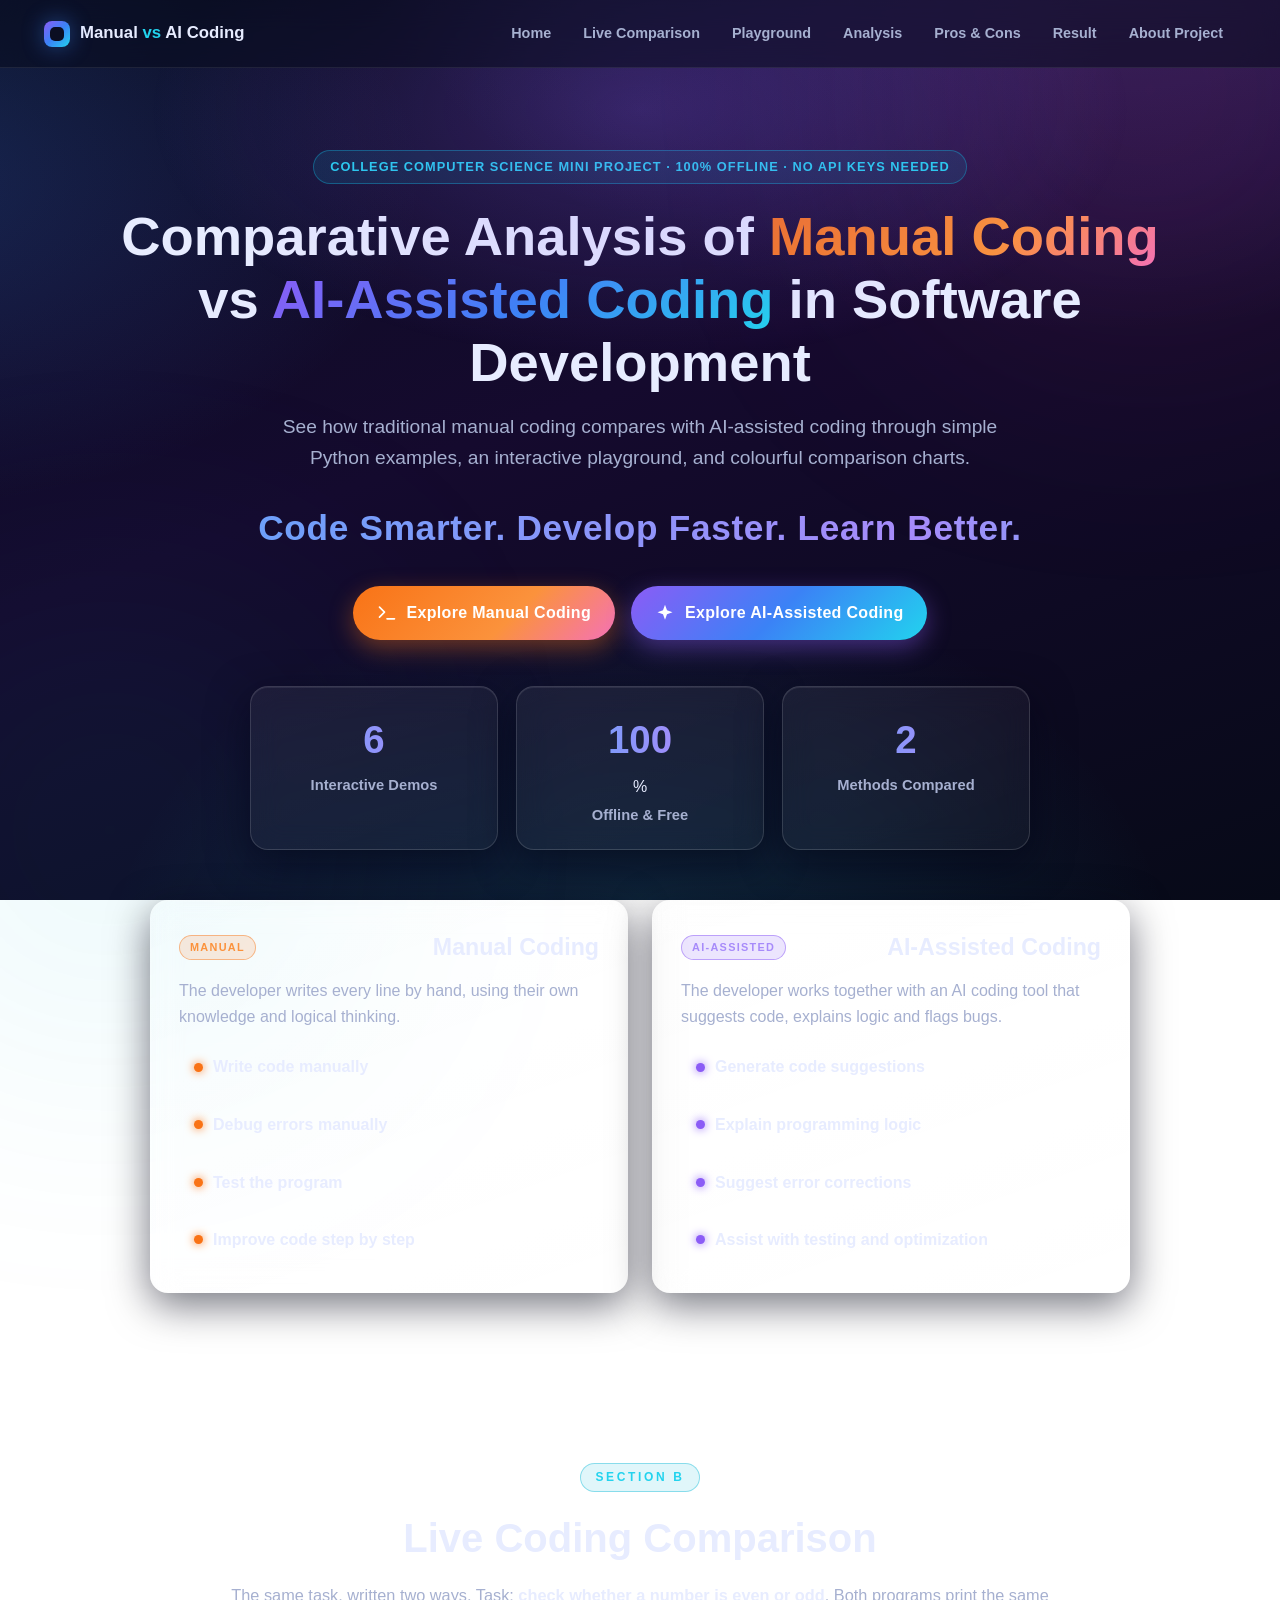
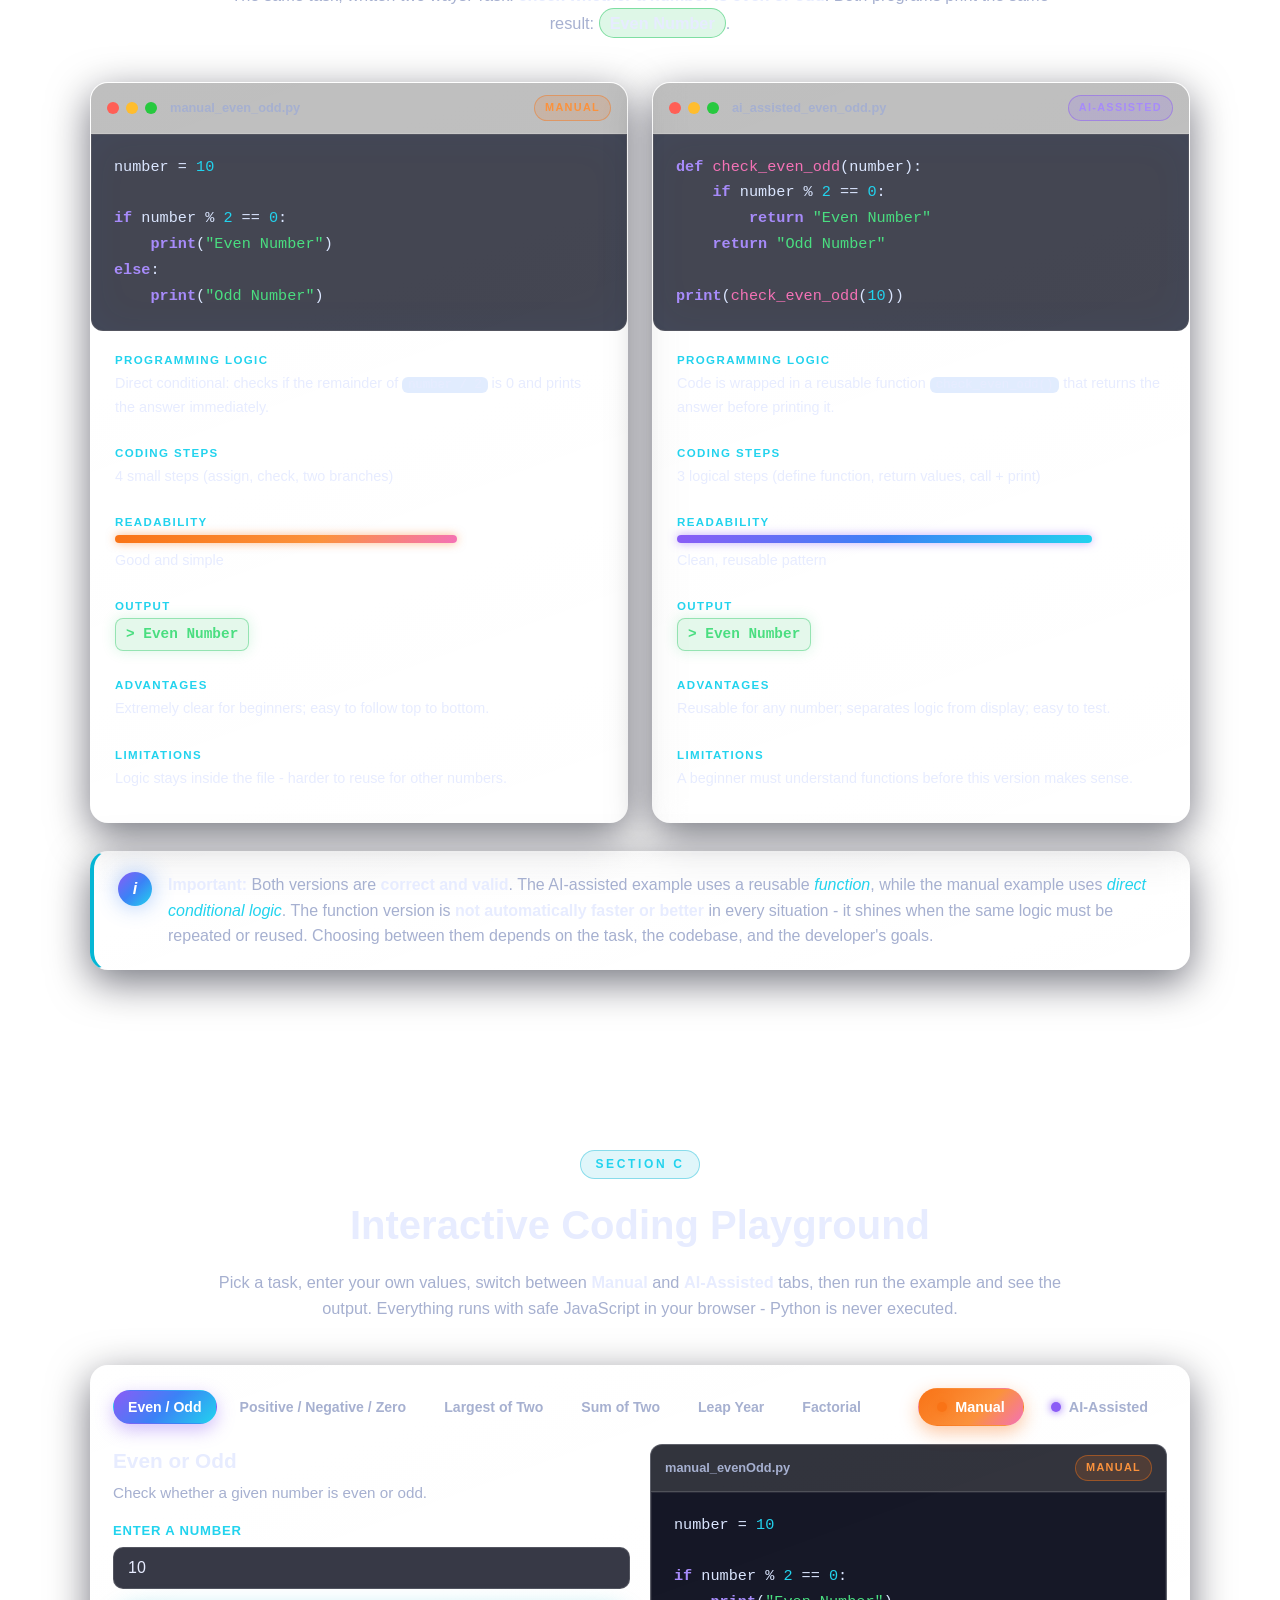
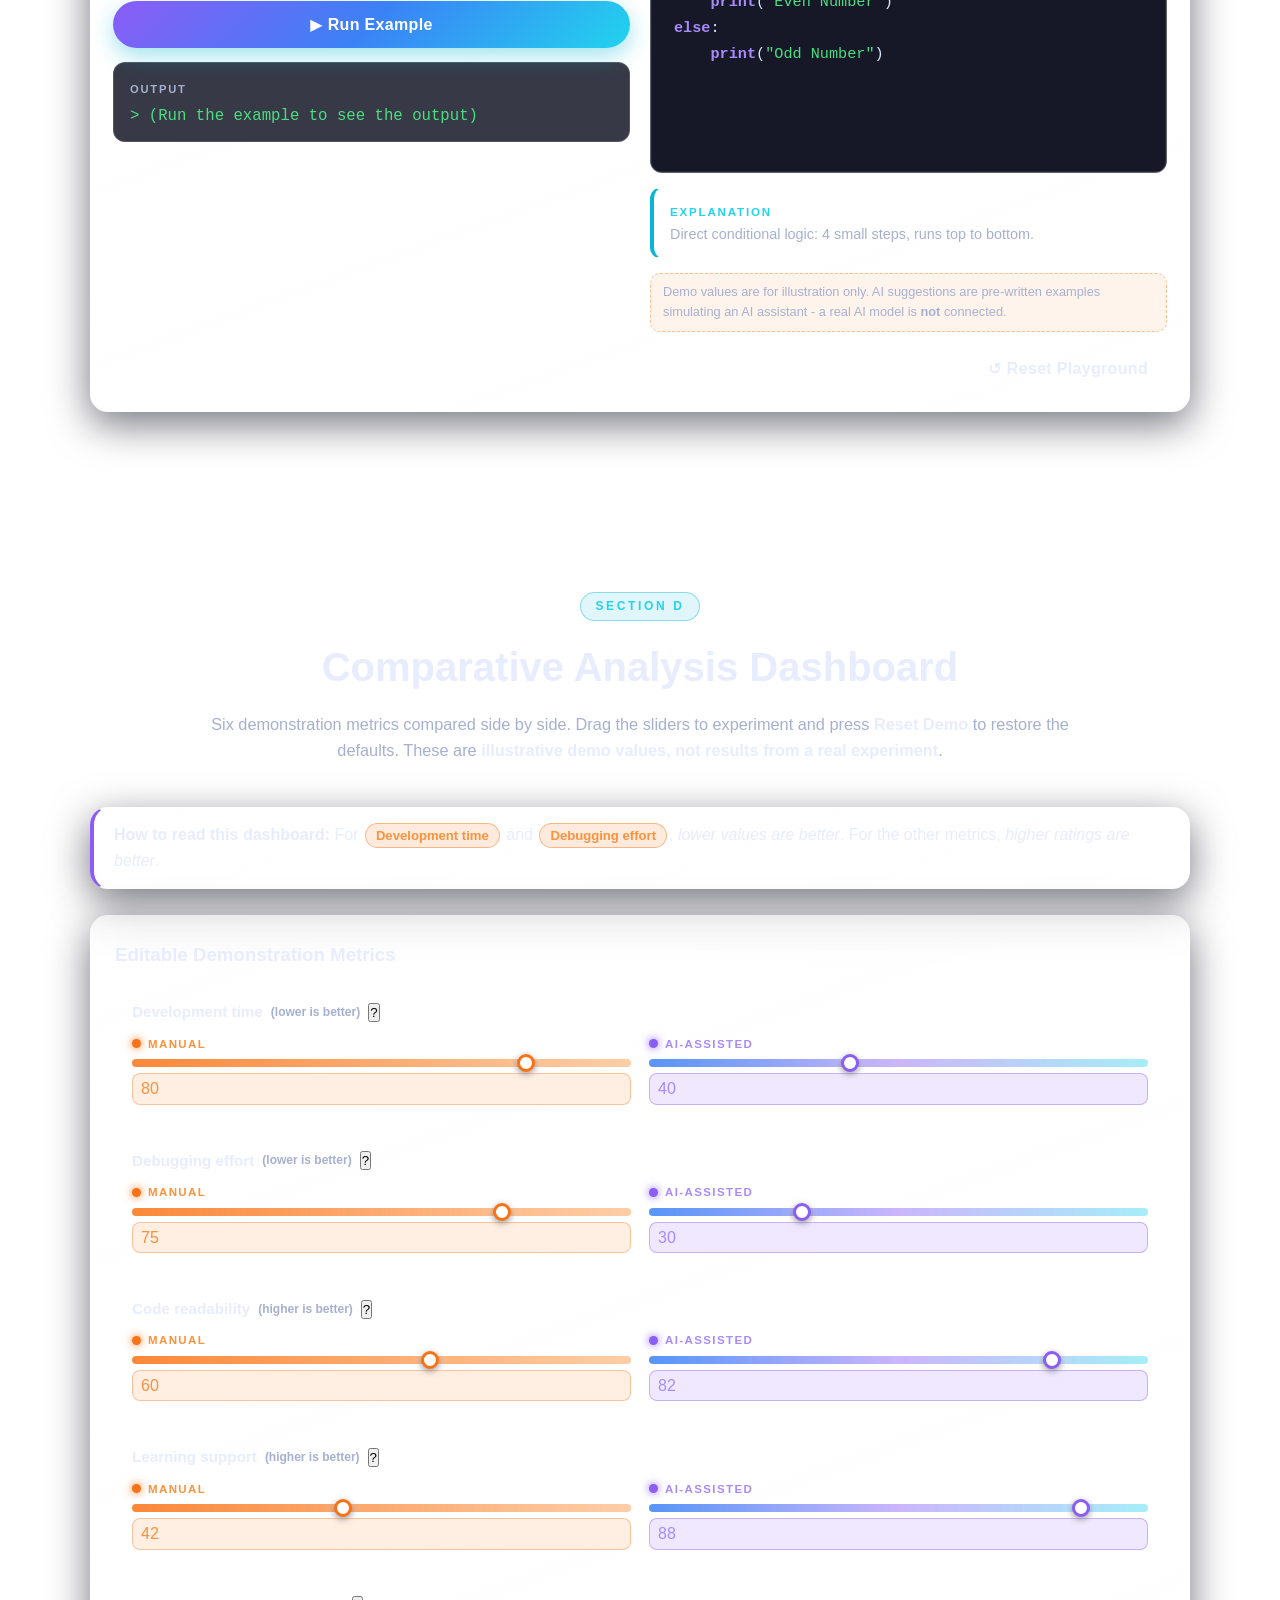
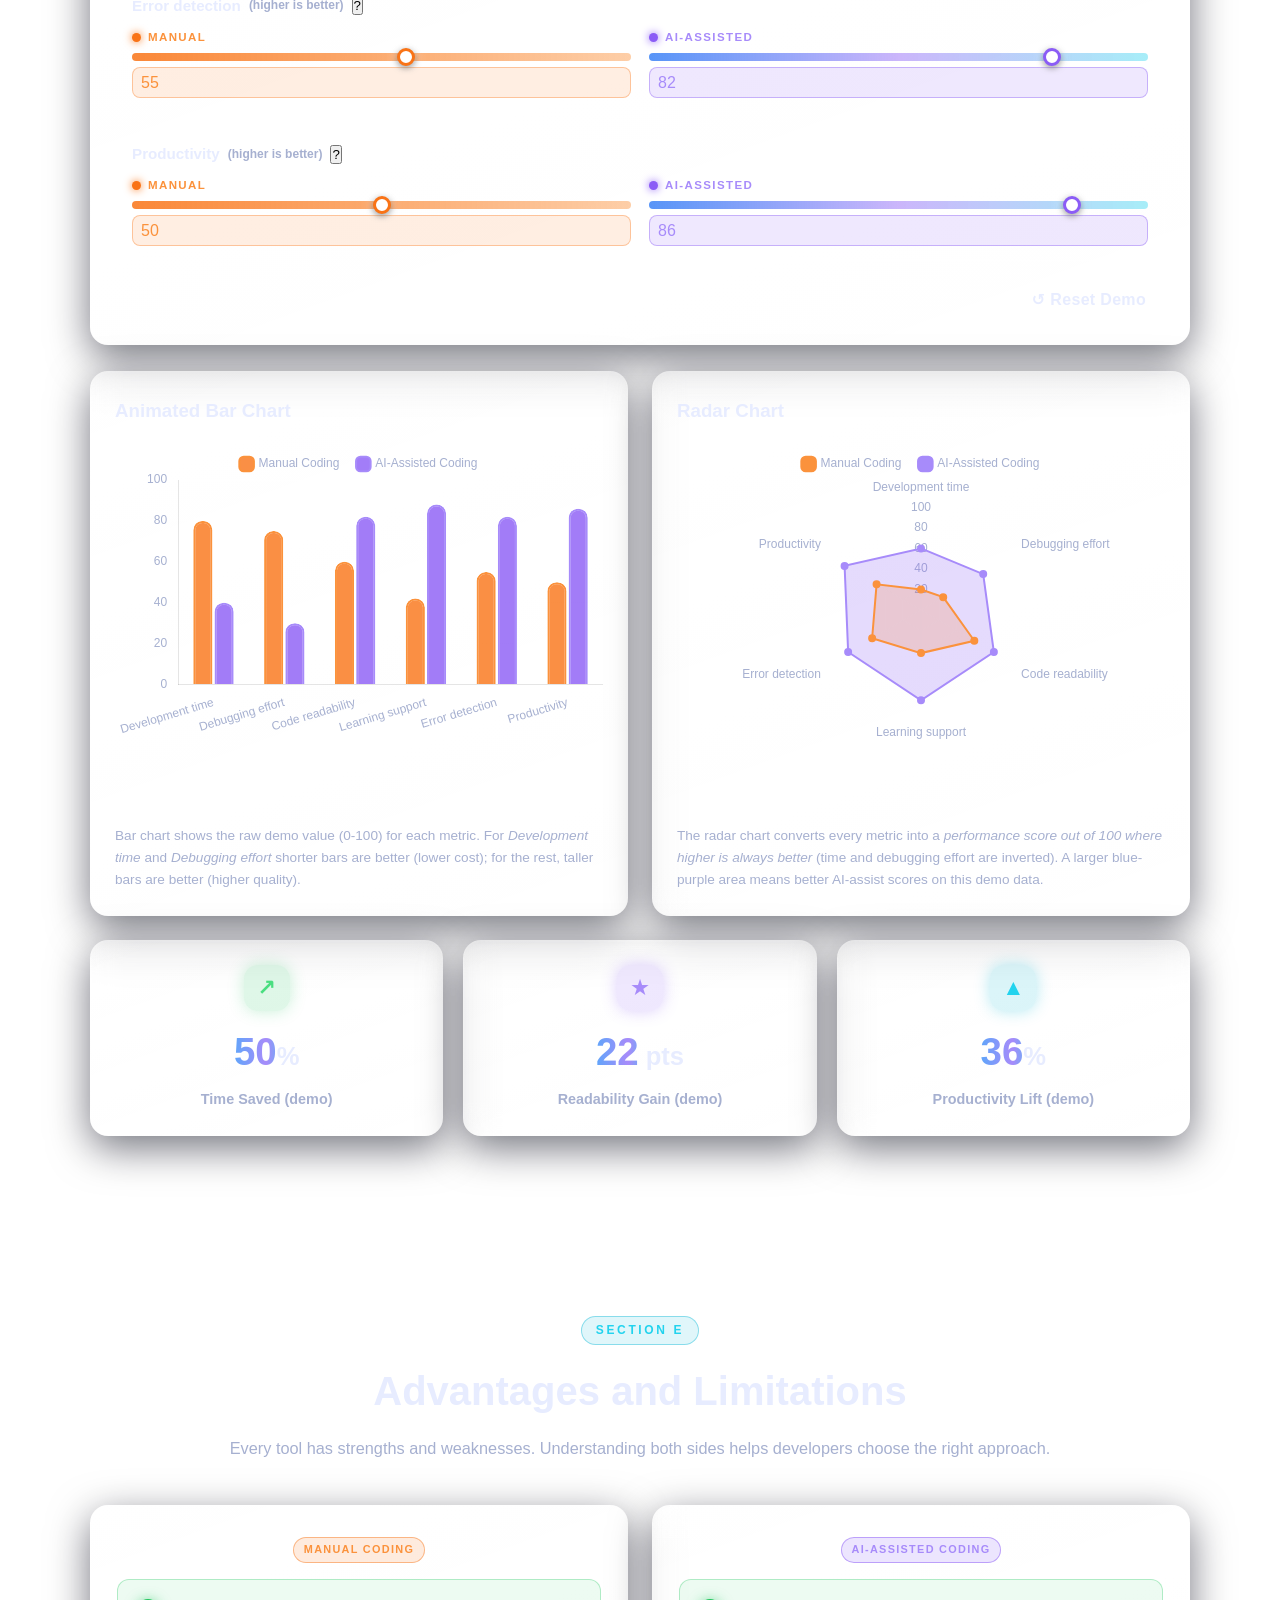
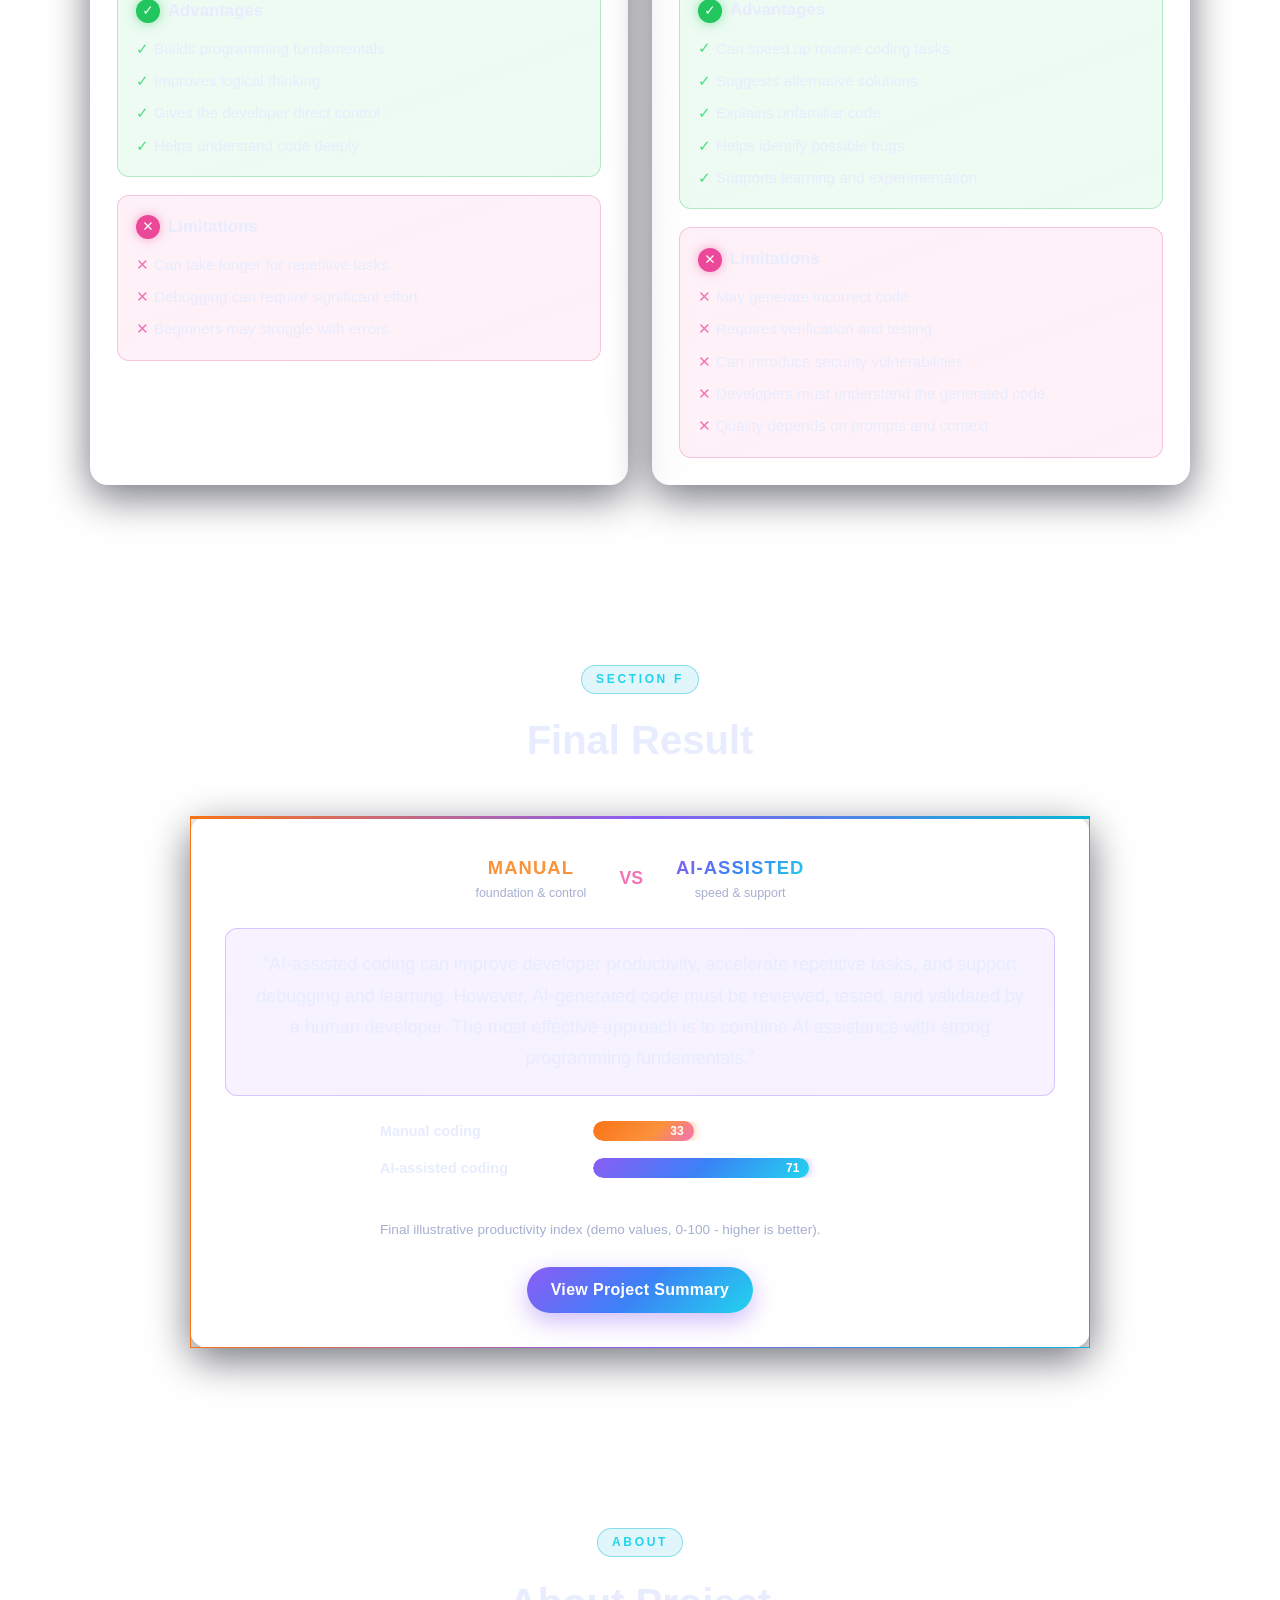
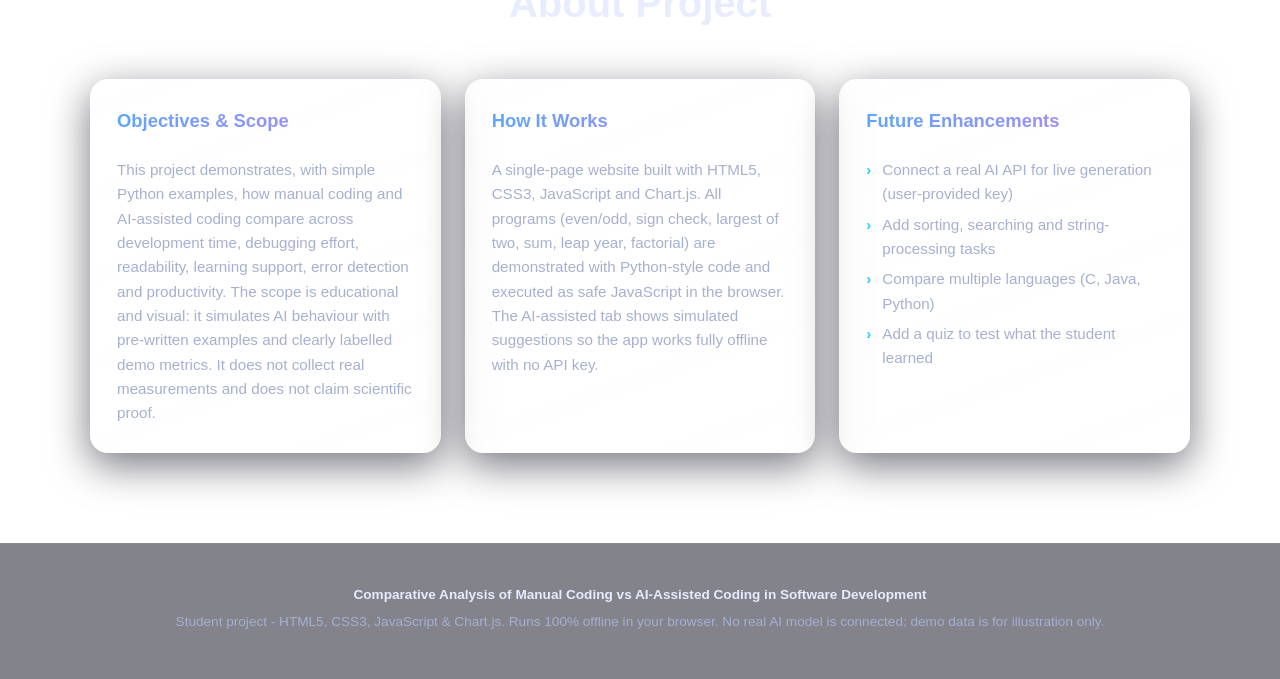
<file: index.html>
<!DOCTYPE html>
<html lang="en">
<head>
  <meta charset="UTF-8" />
  <meta name="viewport" content="width=device-width, initial-scale=1.0" />
  <title>Manual vs AI-Assisted Coding | Comparative Analysis</title>
  <meta name="description" content="An interactive, colourful, beginner-friendly mini project comparing manual coding with AI-assisted coding in software development." />
  <!-- Local Chart.js (works fully offline). A CDN fallback is added only if the local file is missing. -->
  <script src="assets/chart.umd.js"></script>
  <script>
    if (typeof Chart === 'undefined') {
      document.write('<script src="https://cdn.jsdelivr.net/npm/chart.js@4.4.1/dist/chart.umd.min.js"><\/script>');
    }
  </script>
  <link rel="stylesheet" href="style.css" />
</head>
<body>

  <!-- ================= NAVIGATION ================= -->
  <header class="navbar" id="navbar">
    <div class="nav-inner">
      <a class="logo" href="#home">
        <span class="logo-mark" aria-hidden="true"></span>
        <span>Manual <b>vs</b> AI Coding</span>
      </a>
      <nav class="nav-links" id="navLinks">
        <a href="#home">Home</a>
        <a href="#compare">Live Comparison</a>
        <a href="#playground">Playground</a>
        <a href="#analysis">Analysis</a>
        <a href="#proscons">Pros &amp; Cons</a>
        <a href="#conclusion">Result</a>
        <a href="#about">About Project</a>
      </nav>
      <button class="nav-toggle" id="navToggle" aria-label="Toggle menu" aria-expanded="false">
        <span></span><span></span><span></span>
      </button>
    </div>
  </header>

  <main>

    <!-- ================= SECTION A: HOME DASHBOARD ================= -->
    <section class="hero" id="home">
      <div class="hero-glow" aria-hidden="true"></div>
      <div class="hero-inner">
        <p class="eyebrow">College Computer Science Mini Project &middot; 100% Offline &middot; No API Keys Needed</p>
        <h1 class="hero-title">Comparative Analysis of <span class="grad-text">Manual Coding</span> vs <span class="grad-text-2">AI-Assisted Coding</span> in Software Development</h1>
        <p class="hero-subtitle">See how traditional manual coding compares with AI-assisted coding through simple Python examples, an interactive playground, and colourful comparison charts.</p>

        <p class="animated-heading" data-tip="Slow & steady wins the race - but smart tools help too!">Code Smarter. Develop Faster. Learn Better.</p>

        <div class="cta-row">
          <a class="btn btn-manual" href="#compare">
            <svg viewBox="0 0 24 24" aria-hidden="true"><path d="M3 17l6-6-6-6M12 19h9" fill="none" stroke="currentColor" stroke-width="2" stroke-linecap="round" stroke-linejoin="round"/></svg>
            Explore Manual Coding
          </a>
          <a class="btn btn-ai" href="#compare">
            <svg viewBox="0 0 24 24" aria-hidden="true"><path d="M12 2l2.4 6.6L21 11l-6.6 2.4L12 20l-2.4-6.6L3 11l6.6-2.4L12 2z" fill="currentColor"/></svg>
            Explore AI-Assisted Coding
          </a>
        </div>

        <!-- Animated counters -->
        <div class="counters">
          <div class="counter-card glass">
            <span class="counter-num" data-target="6" data-suffix="">0</span>
            <span class="counter-label">Interactive Demos</span>
          </div>
          <div class="counter-card glass">
            <span class="counter-num" data-target="100" data-suffix="%">0</span>
            <span class="counter-label">Offline &amp; Free</span>
          </div>
          <div class="counter-card glass">
            <span class="counter-num" data-target="2" data-suffix="">0</span>
            <span class="counter-label">Methods Compared</span>
          </div>
        </div>

        <div class="hero-cards">
          <article class="compare-card card-manual glass">
            <div class="card-head">
              <span class="card-tag tag-manual">MANUAL</span>
              <h3>Manual Coding</h3>
            </div>
            <p>The developer writes every line by hand, using their own knowledge and logical thinking.</p>
            <ul class="tick-list">
              <li>Write code manually</li>
              <li>Debug errors manually</li>
              <li>Test the program</li>
              <li>Improve code step by step</li>
            </ul>
          </article>

          <article class="compare-card card-ai glass">
            <div class="card-head">
              <span class="card-tag tag-ai">AI-ASSISTED</span>
              <h3>AI-Assisted Coding</h3>
            </div>
            <p>The developer works together with an AI coding tool that suggests code, explains logic and flags bugs.</p>
            <ul class="tick-list">
              <li>Generate code suggestions</li>
              <li>Explain programming logic</li>
              <li>Suggest error corrections</li>
              <li>Assist with testing and optimization</li>
            </ul>
          </article>
        </div>
      </div>
    </section>

    <!-- ================= SECTION B: LIVE CODING COMPARISON ================= -->
    <section class="section" id="compare">
      <div class="section-head">
        <span class="section-kicker">SECTION B</span>
        <h2>Live Coding Comparison</h2>
        <p>The same task, written two ways. Task: <strong>check whether a number is even or odd</strong>. Both programs print the same result: <strong class="pill">Even Number</strong>.</p>
      </div>

      <div class="compare-grid">
        <article class="code-card glass">
          <div class="code-card-top">
            <span class="dot red"></span><span class="dot yellow"></span><span class="dot green"></span>
            <span class="file-label">manual_even_odd.py</span>
            <span class="tag-manual">MANUAL</span>
          </div>
          <pre class="code-editor"><code class="py-block">number = 10

if number % 2 == 0:
    print("Even Number")
else:
    print("Odd Number")</code></pre>
          <dl class="fact-grid">
            <div><dt>Programming logic</dt><dd>Direct conditional: checks if the remainder of <code>number / 2</code> is 0 and prints the answer immediately.</dd></div>
            <div><dt>Coding steps</dt><dd>4 small steps (assign, check, two branches)</dd></div>
            <div><dt>Readability</dt><dd class="scorebar"><span class="bar bar-manual" style="width:70%"></span> Good and simple</dd></div>
            <div><dt>Output</dt><dd class="out ok">&gt; Even Number</dd></div>
            <div><dt>Advantages</dt><dd>Extremely clear for beginners; easy to follow top to bottom.</dd></div>
            <div><dt>Limitations</dt><dd>Logic stays inside the file - harder to reuse for other numbers.</dd></div>
          </dl>
        </article>

        <article class="code-card glass">
          <div class="code-card-top">
            <span class="dot red"></span><span class="dot yellow"></span><span class="dot green"></span>
            <span class="file-label">ai_assisted_even_odd.py</span>
            <span class="tag-ai">AI-ASSISTED</span>
          </div>
          <pre class="code-editor"><code class="py-block">def check_even_odd(number):
    if number % 2 == 0:
        return "Even Number"
    return "Odd Number"

print(check_even_odd(10))</code></pre>
          <dl class="fact-grid">
            <div><dt>Programming logic</dt><dd>Code is wrapped in a reusable function <code>check_even_odd()</code> that returns the answer before printing it.</dd></div>
            <div><dt>Coding steps</dt><dd>3 logical steps (define function, return values, call + print)</dd></div>
            <div><dt>Readability</dt><dd class="scorebar"><span class="bar bar-ai" style="width:85%"></span> Clean, reusable pattern</dd></div>
            <div><dt>Output</dt><dd class="out ok">&gt; Even Number</dd></div>
            <div><dt>Advantages</dt><dd>Reusable for any number; separates logic from display; easy to test.</dd></div>
            <div><dt>Limitations</dt><dd>A beginner must understand functions before this version makes sense.</dd></div>
          </dl>
        </article>
      </div>

      <div class="callout glass">
        <span class="callout-icon" aria-hidden="true">i</span>
        <p><strong>Important:</strong> Both versions are <strong>correct and valid</strong>. The AI-assisted example uses a reusable <em>function</em>, while the manual example uses <em>direct conditional logic</em>. The function version is <strong>not automatically faster or better</strong> in every situation - it shines when the same logic must be repeated or reused. Choosing between them depends on the task, the codebase, and the developer's goals.</p>
      </div>
    </section>

    <!-- ================= SECTION C: INTERACTIVE PLAYGROUND ================= -->
    <section class="section" id="playground">
      <div class="section-head">
        <span class="section-kicker">SECTION C</span>
        <h2>Interactive Coding Playground</h2>
        <p>Pick a task, enter your own values, switch between <strong>Manual</strong> and <strong>AI-Assisted</strong> tabs, then run the example and see the output. Everything runs with safe JavaScript in your browser - Python is never executed.</p>
      </div>

      <div class="playground glass">
        <div class="pg-top">
          <div class="pg-tasks" id="taskButtons"></div>
          <div class="pg-tabs" id="pgTabs">
            <button class="tab-btn tab-manual active" data-tab="manual"
                    data-tip="Writes the code by hand, line by line"><span class="tab-dot dot-manual"></span>Manual</button>
            <button class="tab-btn tab-ai" data-tab="ai"
                    data-tip="Simulated AI suggestion - no real AI model is connected"><span class="tab-dot dot-ai"></span>AI-Assisted</button>
          </div>
        </div>

        <div class="pg-body">
          <div class="pg-left">
            <h4 id="pgTaskTitle">Even or Odd</h4>
            <p class="pg-desc" id="pgDesc">Check whether a given number is even or odd.</p>

            <div class="pg-inputs" id="pgInputs"></div>

            <button class="btn btn-run" id="pgRun">
              ▶ Run Example
            </button>

            <div class="pg-output-box" id="pgOutputBox">
              <span class="out-title">Output</span>
              <pre class="pg-output" id="pgOutput">&gt; (Run the example to see the output)</pre>
            </div>
          </div>

          <div class="pg-right">
            <div class="pg-code-wrap">
              <div class="pg-code-head">
                <span class="file-label" id="pgFileLabel">manual_example.py</span>
                <span id="pgTag" class="tag-manual">MANUAL</span>
              </div>
              <pre class="code-editor tall"><code class="py-block" id="pgCode"></code></pre>
            </div>
            <div class="pg-notes" id="pgNotes">
              <span class="note-label">Explanation</span>
              <p id="pgNotesText">Click <b>AI-Assisted</b> above to see a simulated AI suggestion and its explanation.</p>
            </div>
            <p class="demo-note">Demo values are for illustration only. AI suggestions are pre-written examples simulating an AI assistant - a real AI model is <strong>not</strong> connected.</p>
          </div>
        </div>

        <div class="pg-reset-row">
          <button class="btn btn-ghost" id="pgReset">↺ Reset Playground</button>
        </div>
      </div>
    </section>

    <!-- ================= SECTION D: COMPARATIVE ANALYSIS DASHBOARD ================= -->
    <section class="section" id="analysis">
      <div class="section-head">
        <span class="section-kicker">SECTION D</span>
        <h2>Comparative Analysis Dashboard</h2>
        <p>Six demonstration metrics compared side by side. Drag the sliders to experiment and press <strong>Reset Demo</strong> to restore the defaults. These are <strong>illustrative demo values, not results from a real experiment</strong>.</p>
      </div>

      <div class="analysis-tip text-tip glass" data-tip="Lower is better for these metrics!" id="lowerTip">
        <p><strong>How to read this dashboard:</strong> For <span class="chip chip-down">Development time</span> and <span class="chip chip-down">Debugging effort</span>, <em>lower values are better</em>. For the other metrics, <em>higher ratings are better</em>.</p>
      </div>

      <div class="metric-panel glass">
        <h3>Editable Demonstration Metrics</h3>
        <div class="metric-sliders" id="metricSliders"></div>
        <div class="metric-actions">
          <button class="btn btn-ghost" id="resetMetrics">↺ Reset Demo</button>
        </div>
      </div>

      <div class="chart-grid">
        <div class="chart-card glass">
          <h3>Animated Bar Chart</h3>
          <div class="chart-wrap"><canvas id="barChart" aria-label="Bar chart comparing manual and AI-assisted coding metrics" role="img"></canvas></div>
          <p class="chart-note">Bar chart shows the raw demo value (0-100) for each metric. For <em>Development time</em> and <em>Debugging effort</em> shorter bars are better (lower cost); for the rest, taller bars are better (higher quality).</p>
        </div>
        <div class="chart-card glass">
          <h3>Radar Chart</h3>
          <div class="chart-wrap"><canvas id="radarChart" aria-label="Radar chart of manual and AI-assisted coding performance scores" role="img"></canvas></div>
          <p class="chart-note">The radar chart converts every metric into a <em>performance score out of 100 where higher is always better</em> (time and debugging effort are inverted). A larger blue-purple area means better AI-assist scores on this demo data.</p>
        </div>
      </div>

      <div class="productivity-cards">
        <div class="prod-card glass">
          <span class="prod-icon icon-green" aria-hidden="true">↗</span>
          <span class="prod-value"><span class="counter-num" id="cardTimeSaved">0</span>%</span>
          <span class="prod-label">Time Saved (demo)</span>
        </div>
        <div class="prod-card glass">
          <span class="prod-icon icon-violet" aria-hidden="true">★</span>
          <span class="prod-value"><span class="counter-num" id="cardReadability">0</span> pts</span>
          <span class="prod-label">Readability Gain (demo)</span>
        </div>
        <div class="prod-card glass">
          <span class="prod-icon icon-cyan" aria-hidden="true">▲</span>
          <span class="prod-value"><span class="counter-num" id="cardProductivity">0</span>%</span>
          <span class="prod-label">Productivity Lift (demo)</span>
        </div>
      </div>
    </section>

    <!-- ================= SECTION E: ADVANTAGES & LIMITATIONS ================= -->
    <section class="section" id="proscons">
      <div class="section-head">
        <span class="section-kicker">SECTION E</span>
        <h2>Advantages and Limitations</h2>
        <p>Every tool has strengths and weaknesses. Understanding both sides helps developers choose the right approach.</p>
      </div>

      <div class="pc-grid">
        <article class="pc-card glass">
          <h3 class="pc-title-title"><span class="tag-manual">MANUAL CODING</span></h3>
          <div class="pc-col">
            <div class="pc-block pc-pro">
              <h4><span class="pc-ic pc-pro-ic">✓</span> Advantages</h4>
              <ul>
                <li>Builds programming fundamentals</li>
                <li>Improves logical thinking</li>
                <li>Gives the developer direct control</li>
                <li>Helps understand code deeply</li>
              </ul>
            </div>
            <div class="pc-block pc-con">
              <h4><span class="pc-ic pc-con-ic">✕</span> Limitations</h4>
              <ul>
                <li>Can take longer for repetitive tasks</li>
                <li>Debugging can require significant effort</li>
                <li>Beginners may struggle with errors</li>
              </ul>
            </div>
          </div>
        </article>

        <article class="pc-card glass">
          <h3 class="pc-title-title"><span class="tag-ai">AI-ASSISTED CODING</span></h3>
          <div class="pc-col">
            <div class="pc-block pc-pro">
              <h4><span class="pc-ic pc-pro-ic">✓</span> Advantages</h4>
              <ul>
                <li>Can speed up routine coding tasks</li>
                <li>Suggests alternative solutions</li>
                <li>Explains unfamiliar code</li>
                <li>Helps identify possible bugs</li>
                <li>Supports learning and experimentation</li>
              </ul>
            </div>
            <div class="pc-block pc-con">
              <h4><span class="pc-ic pc-con-ic">✕</span> Limitations</h4>
              <ul>
                <li>May generate incorrect code</li>
                <li>Requires verification and testing</li>
                <li>Can introduce security vulnerabilities</li>
                <li>Developers must understand the generated code</li>
                <li>Quality depends on prompts and context</li>
              </ul>
            </div>
          </div>
        </article>
      </div>
    </section>

    <!-- ================= SECTION F: FINAL RESULT ================= -->
    <section class="section" id="conclusion">
      <div class="section-head">
        <span class="section-kicker">SECTION F</span>
        <h2>Final Result</h2>
      </div>

      <div class="final-panel glass">
        <div class="final-vs">
          <div class="vs-block vs-manual">
            <span class="vs-big">MANUAL</span>
            <span class="vs-small">foundation &amp; control</span>
          </div>
          <span class="vs-or">VS</span>
          <div class="vs-block vs-ai">
            <span class="vs-big">AI-ASSISTED</span>
            <span class="vs-small">speed &amp; support</span>
          </div>
        </div>
        <div class="final-quote">
          <p>&ldquo;AI-assisted coding can improve developer productivity, accelerate repetitive tasks, and support debugging and learning. However, AI-generated code must be reviewed, tested, and validated by a human developer. The most effective approach is to combine AI assistance with strong programming fundamentals.&rdquo;</p>
        </div>
        <div class="final-bars" id="finalBars">
          <div class="fbar-row">
            <span>Manual coding</span>
            <div class="fbar-track"><div class="fbar-fill bar-manual" style="width:40%">40</div></div>
          </div>
          <div class="fbar-row">
            <span>AI-assisted coding</span>
            <div class="fbar-track"><div class="fbar-fill bar-ai" style="width:86%">86</div></div>
          </div>
          <p class="chart-note">Final illustrative productivity index (demo values, 0-100 - higher is better).</p>
        </div>
        <button class="btn btn-ai" id="viewSummary">View Project Summary</button>
      </div>
    </section>

    <!-- ================= ABOUT / OBJECTIVES / FUTURE ================= -->
    <section class="section" id="about">
      <div class="section-head">
        <span class="section-kicker">ABOUT</span>
        <h2>About Project</h2>
      </div>

      <div class="about-grid">
        <article class="about-card glass">
          <h3>Objectives &amp; Scope</h3>
          <p>This project demonstrates, with simple Python examples, how manual coding and AI-assisted coding compare across development time, debugging effort, readability, learning support, error detection and productivity. The scope is educational and visual: it simulates AI behaviour with pre-written examples and clearly labelled demo metrics. It does not collect real measurements and does not claim scientific proof.</p>
        </article>
        <article class="about-card glass">
          <h3>How It Works</h3>
          <p>A single-page website built with HTML5, CSS3, JavaScript and Chart.js. All programs (even/odd, sign check, largest of two, sum, leap year, factorial) are demonstrated with Python-style code and executed as safe JavaScript in the browser. The AI-assisted tab shows simulated suggestions so the app works fully offline with no API key.</p>
        </article>
        <article class="about-card glass">
          <h3>Future Enhancements</h3>
          <ul>
            <li>Connect a real AI API for live generation (user-provided key)</li>
            <li>Add sorting, searching and string-processing tasks</li>
            <li>Compare multiple languages (C, Java, Python)</li>
            <li>Add a quiz to test what the student learned</li>
          </ul>
        </article>
      </div>
    </section>
  </main>

  <!-- ================= FOOTER ================= -->
  <footer class="footer">
    <p><strong>Comparative Analysis of Manual Coding vs AI-Assisted Coding in Software Development</strong></p>
    <p>Student project - HTML5, CSS3, JavaScript &amp; Chart.js. Runs 100% offline in your browser. No real AI model is connected; demo data is for illustration only.</p>
  </footer>

  <!-- ================= SUMMARY MODAL ================= -->
  <div class="modal" id="summaryModal" role="dialog" aria-modal="true" aria-labelledby="modalTitle">
    <div class="modal-box glass">
      <button class="modal-close" id="modalClose" aria-label="Close summary">&#10005;</button>
      <h2 id="modalTitle">Project Summary</h2>
      <div id="modalBody"></div>
      <div class="modal-actions">
        <button class="btn btn-ai" id="downloadBtn">⬇ Download Summary as Text File</button>
        <button class="btn btn-ghost" id="modalClose2">Close</button>
      </div>
    </div>
  </div>

  <script src="script.js"></script>
</body>
</html>
</file>
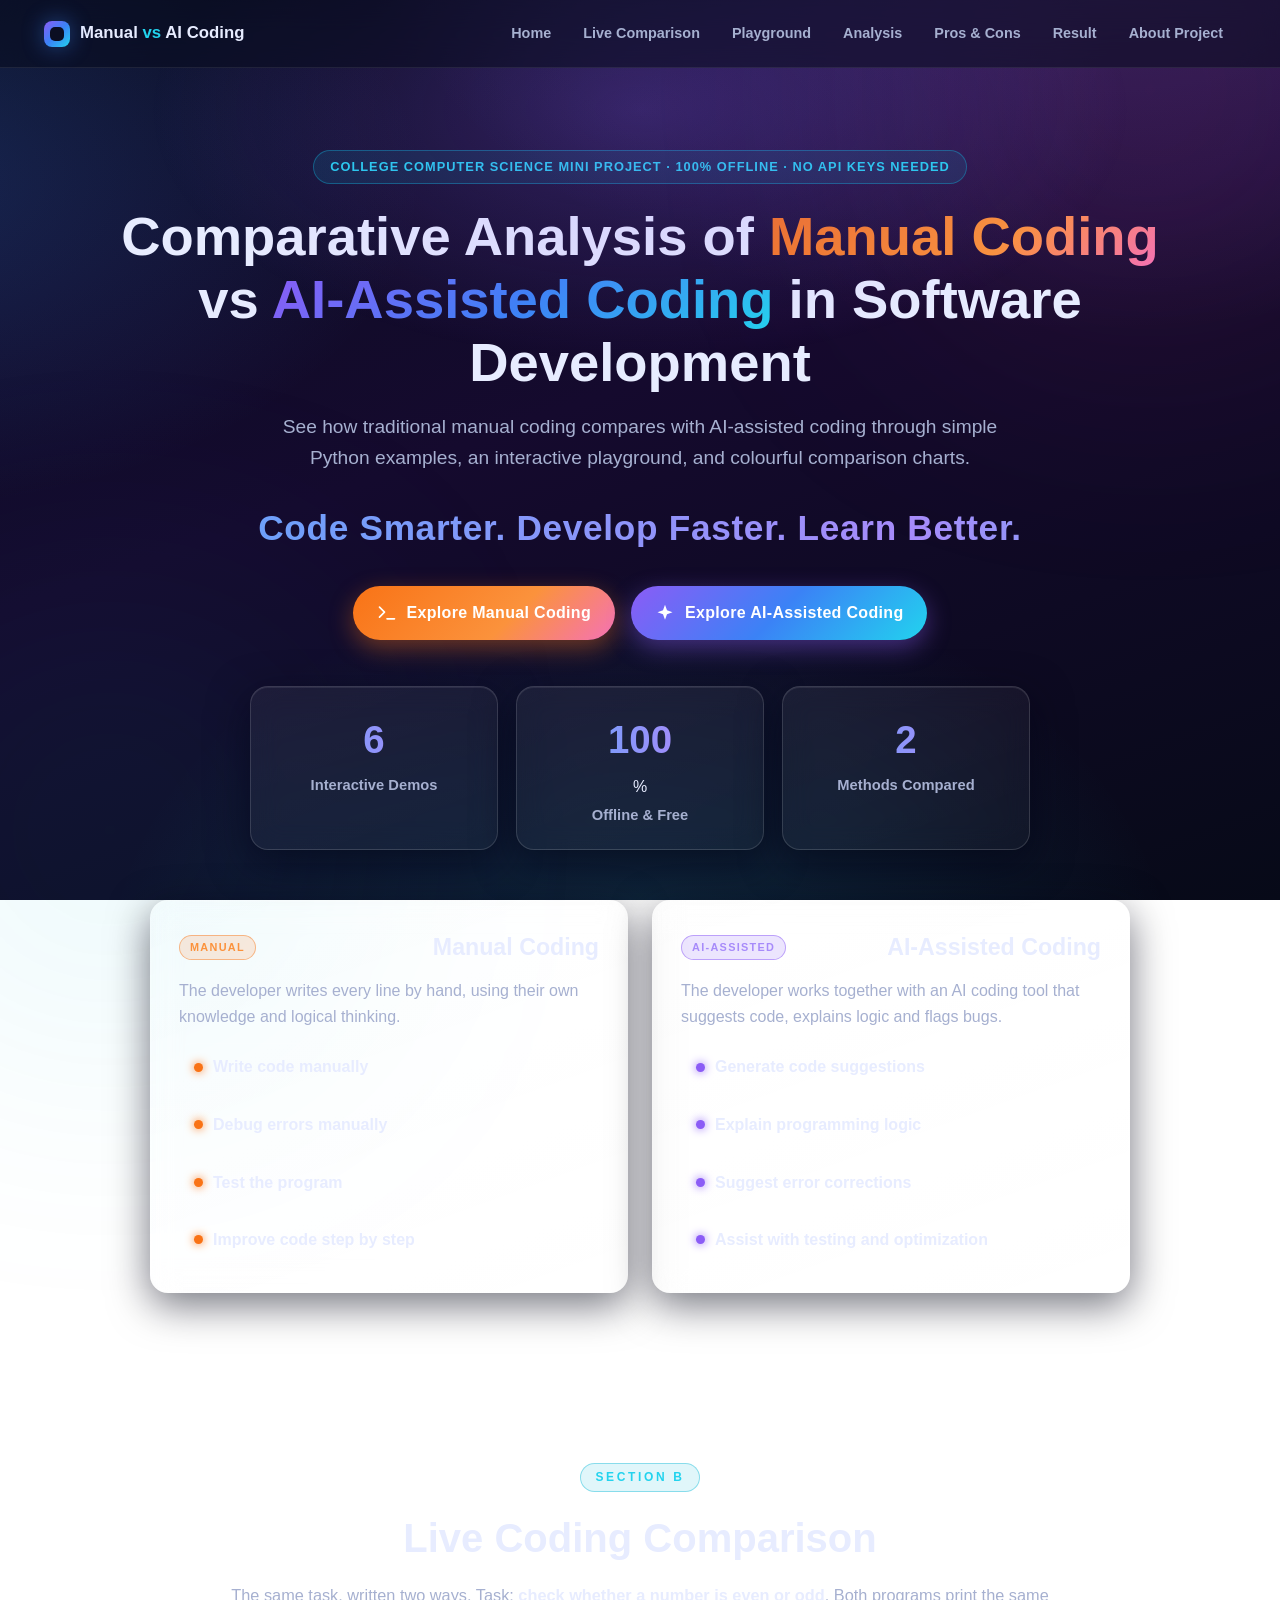
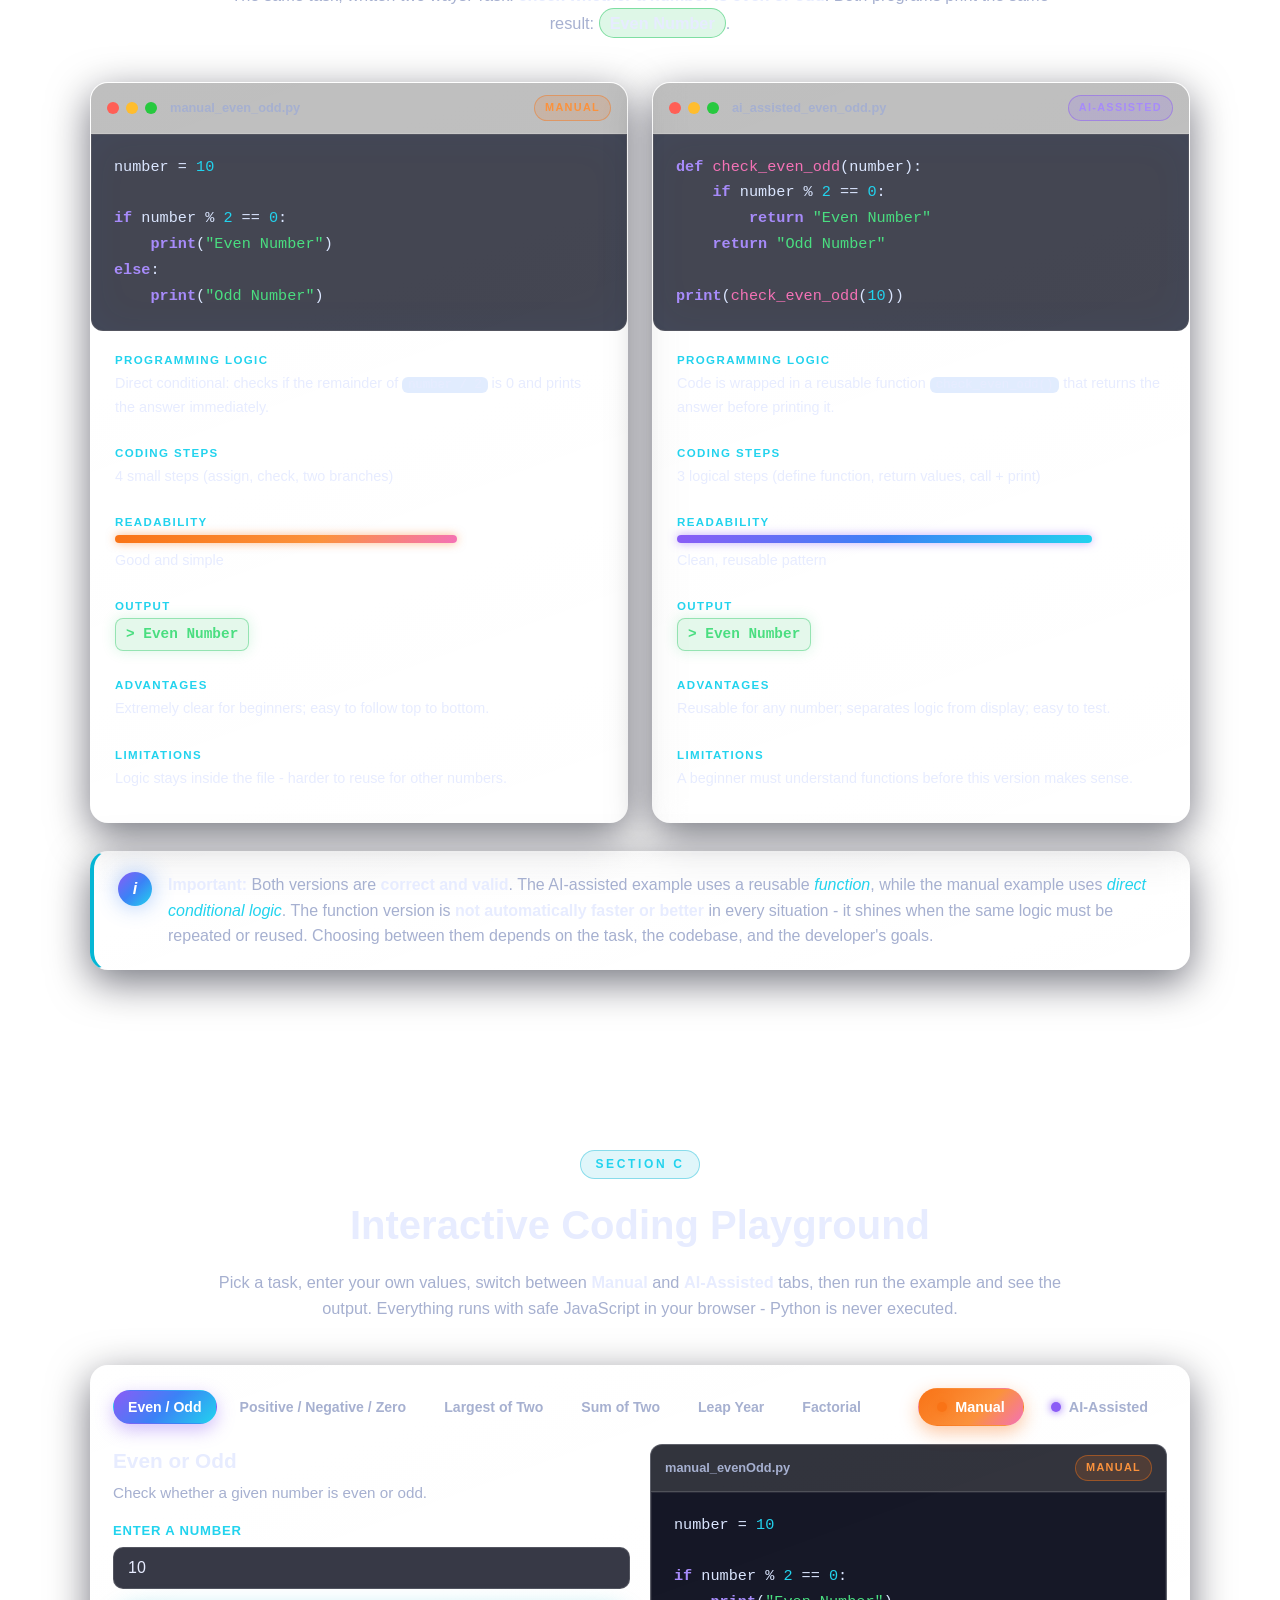
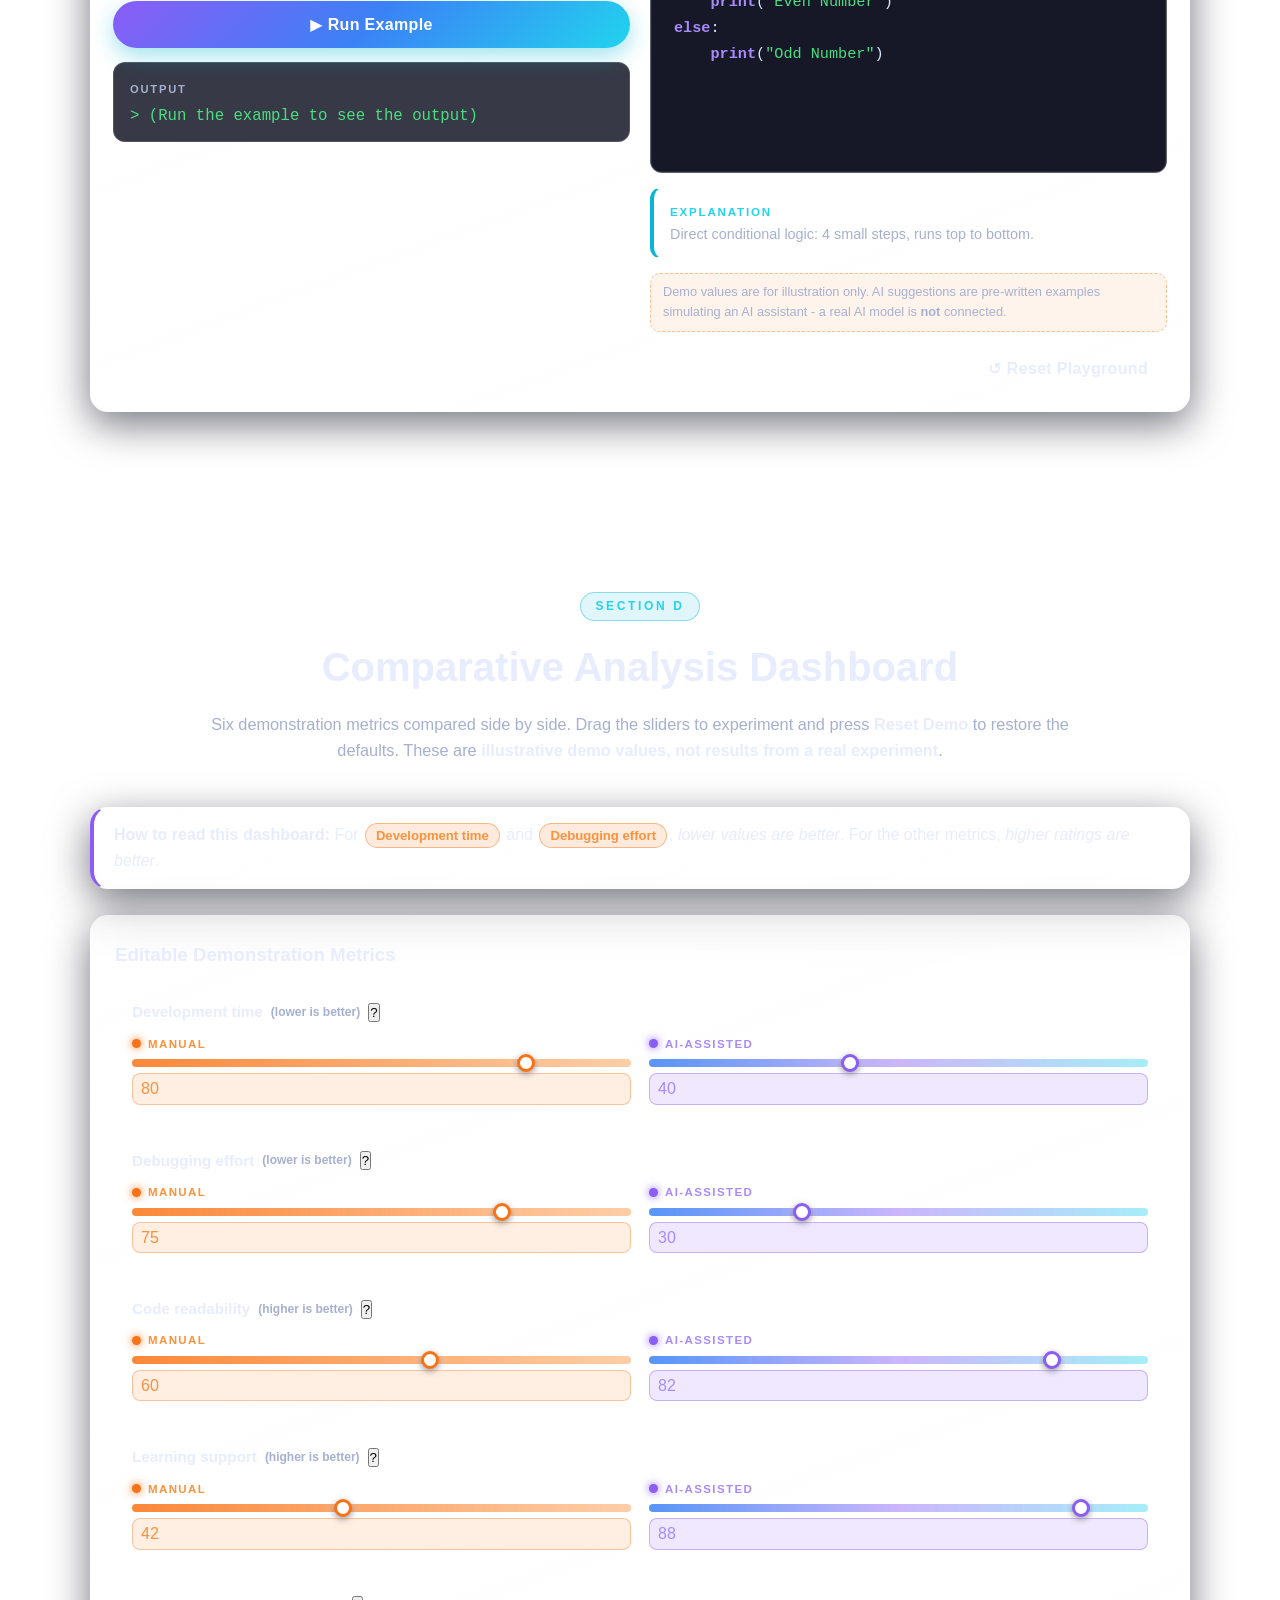
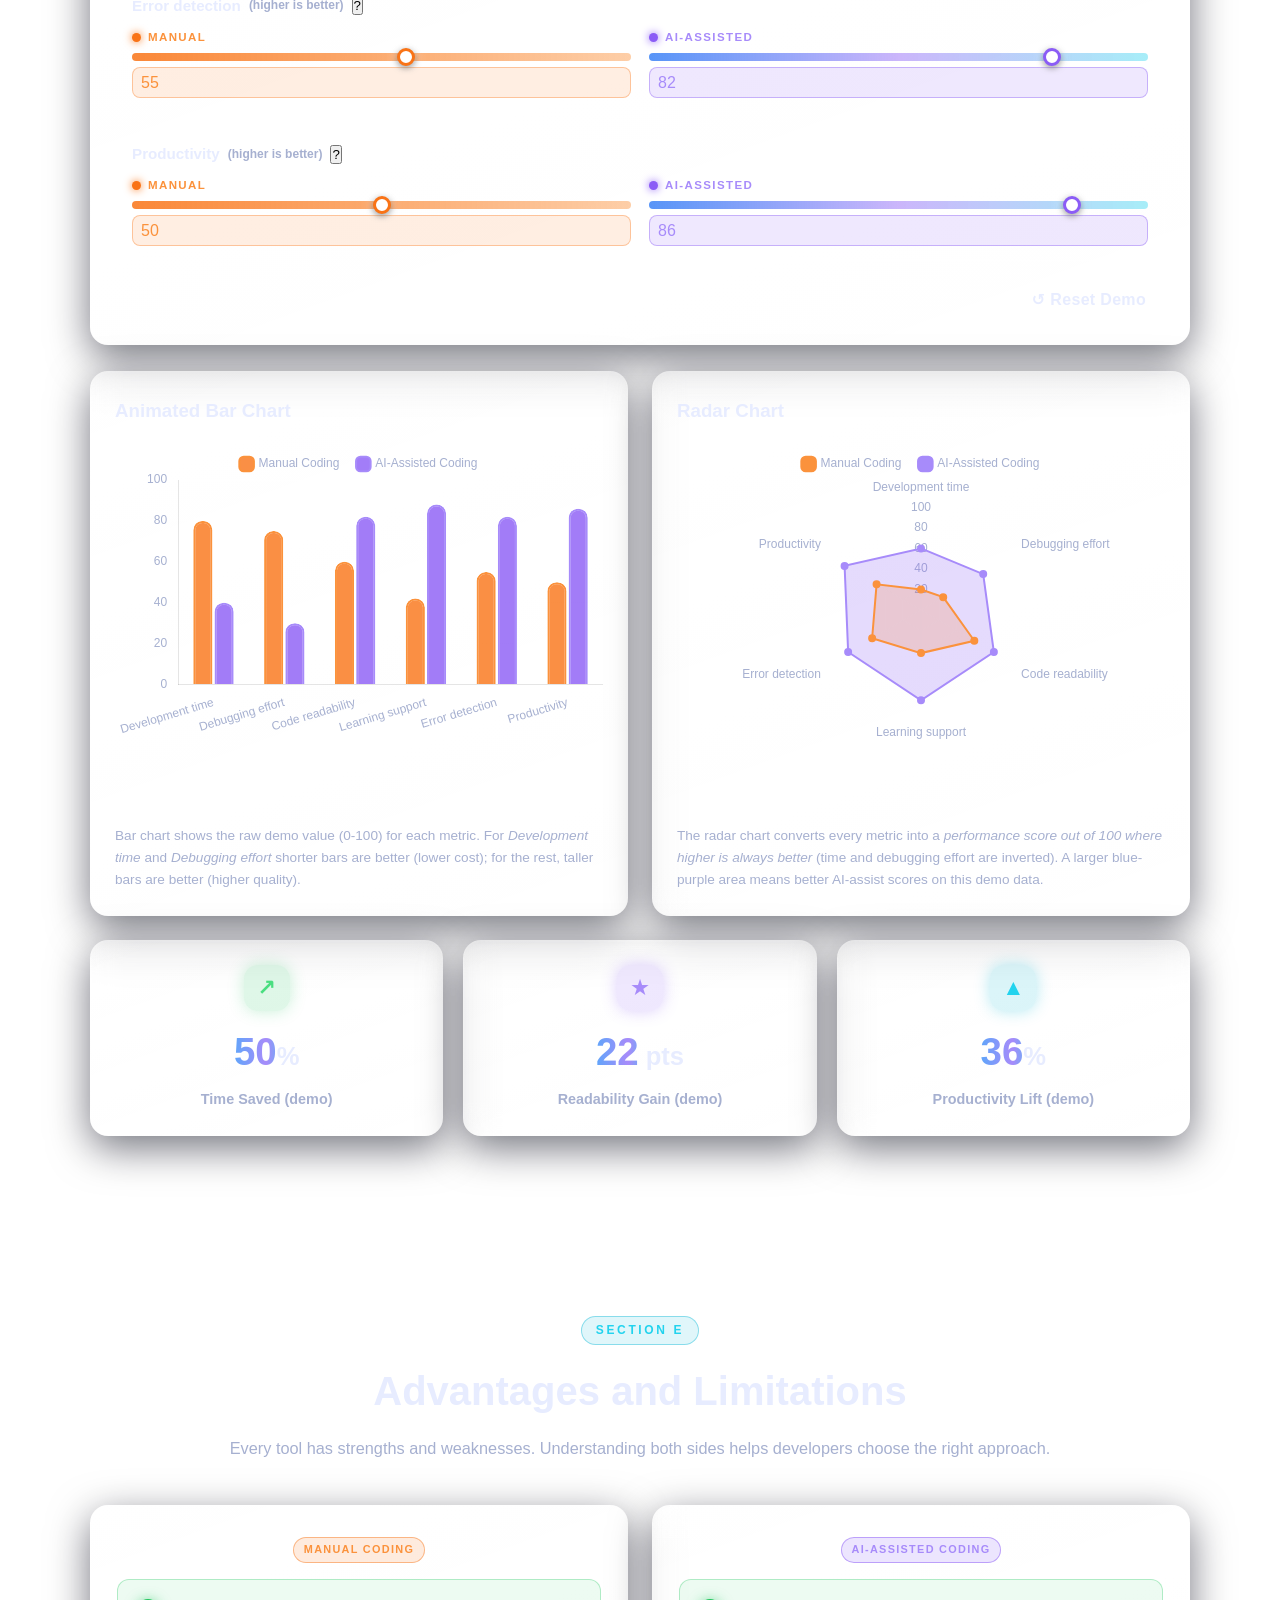
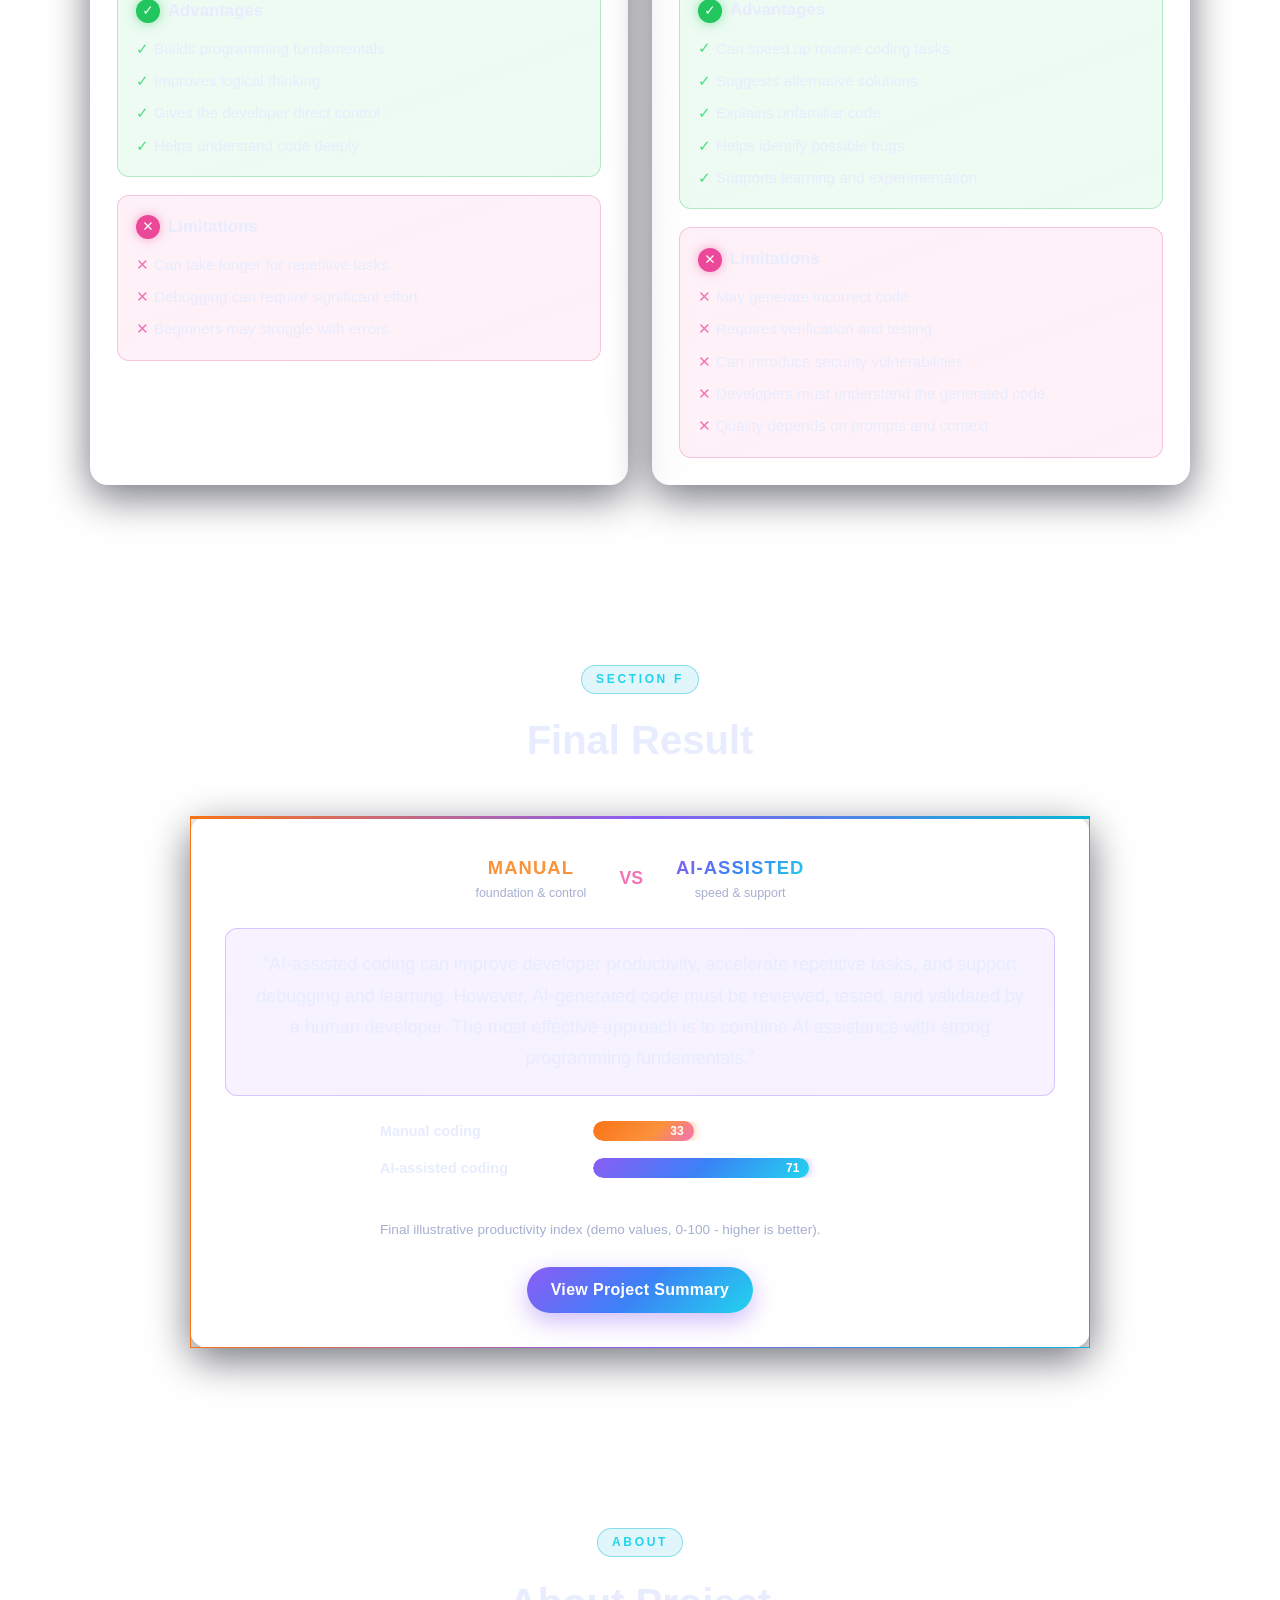
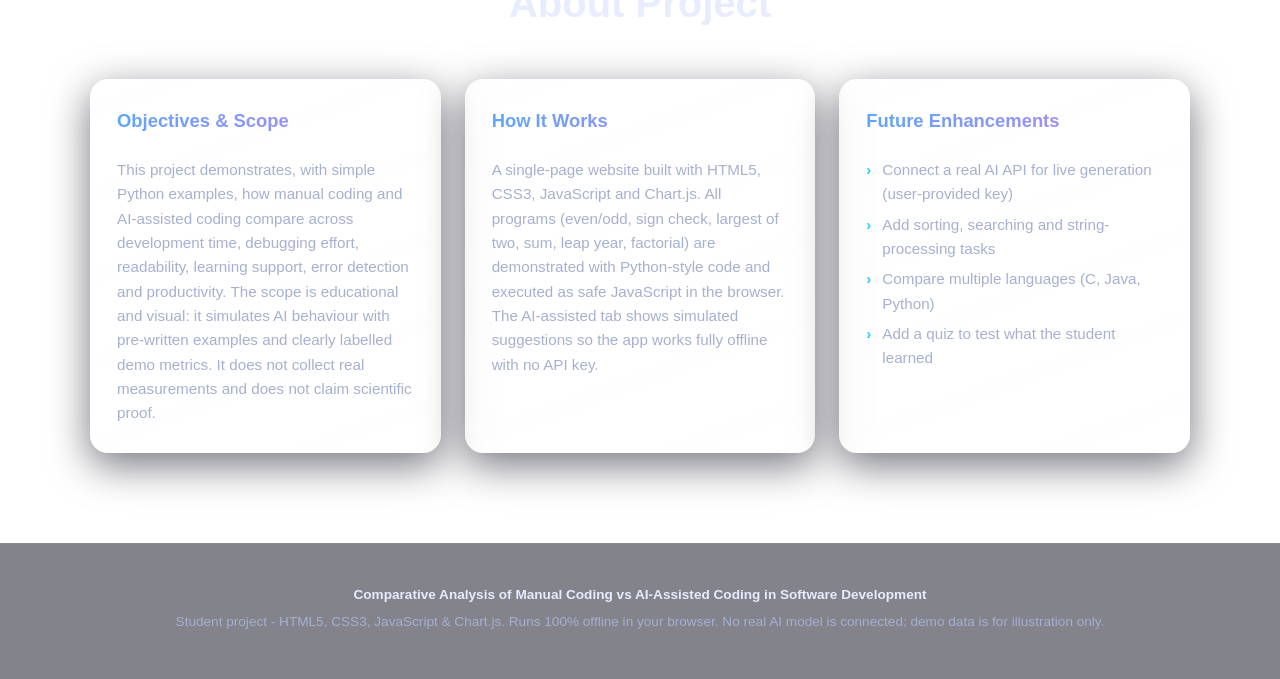
<file: index.html.html>
<!DOCTYPE html>
<html lang="en">
<head>
  <meta charset="UTF-8" />
  <meta name="viewport" content="width=device-width, initial-scale=1.0" />
  <title>Manual vs AI-Assisted Coding | Comparative Analysis</title>
  <meta name="description" content="An interactive, colourful, beginner-friendly mini project comparing manual coding with AI-assisted coding in software development." />
  <!-- Local Chart.js (works fully offline). A CDN fallback is added only if the local file is missing. -->
  <script src="assets/chart.umd.js"></script>
  <script>
    if (typeof Chart === 'undefined') {
      document.write('<script src="https://cdn.jsdelivr.net/npm/chart.js@4.4.1/dist/chart.umd.min.js"><\/script>');
    }
  </script>
  <link rel="stylesheet" href="style.css" />
</head>
<body>

  <!-- ================= NAVIGATION ================= -->
  <header class="navbar" id="navbar">
    <div class="nav-inner">
      <a class="logo" href="#home">
        <span class="logo-mark" aria-hidden="true"></span>
        <span>Manual <b>vs</b> AI Coding</span>
      </a>
      <nav class="nav-links" id="navLinks">
        <a href="#home">Home</a>
        <a href="#compare">Live Comparison</a>
        <a href="#playground">Playground</a>
        <a href="#analysis">Analysis</a>
        <a href="#proscons">Pros &amp; Cons</a>
        <a href="#conclusion">Result</a>
        <a href="#about">About Project</a>
      </nav>
      <button class="nav-toggle" id="navToggle" aria-label="Toggle menu" aria-expanded="false">
        <span></span><span></span><span></span>
      </button>
    </div>
  </header>

  <main>

    <!-- ================= SECTION A: HOME DASHBOARD ================= -->
    <section class="hero" id="home">
      <div class="hero-glow" aria-hidden="true"></div>
      <div class="hero-inner">
        <p class="eyebrow">College Computer Science Mini Project &middot; 100% Offline &middot; No API Keys Needed</p>
        <h1 class="hero-title">Comparative Analysis of <span class="grad-text">Manual Coding</span> vs <span class="grad-text-2">AI-Assisted Coding</span> in Software Development</h1>
        <p class="hero-subtitle">See how traditional manual coding compares with AI-assisted coding through simple Python examples, an interactive playground, and colourful comparison charts.</p>

        <p class="animated-heading" data-tip="Slow & steady wins the race - but smart tools help too!">Code Smarter. Develop Faster. Learn Better.</p>

        <div class="cta-row">
          <a class="btn btn-manual" href="#compare">
            <svg viewBox="0 0 24 24" aria-hidden="true"><path d="M3 17l6-6-6-6M12 19h9" fill="none" stroke="currentColor" stroke-width="2" stroke-linecap="round" stroke-linejoin="round"/></svg>
            Explore Manual Coding
          </a>
          <a class="btn btn-ai" href="#compare">
            <svg viewBox="0 0 24 24" aria-hidden="true"><path d="M12 2l2.4 6.6L21 11l-6.6 2.4L12 20l-2.4-6.6L3 11l6.6-2.4L12 2z" fill="currentColor"/></svg>
            Explore AI-Assisted Coding
          </a>
        </div>

        <!-- Animated counters -->
        <div class="counters">
          <div class="counter-card glass">
            <span class="counter-num" data-target="6" data-suffix="">0</span>
            <span class="counter-label">Interactive Demos</span>
          </div>
          <div class="counter-card glass">
            <span class="counter-num" data-target="100" data-suffix="%">0</span>
            <span class="counter-label">Offline &amp; Free</span>
          </div>
          <div class="counter-card glass">
            <span class="counter-num" data-target="2" data-suffix="">0</span>
            <span class="counter-label">Methods Compared</span>
          </div>
        </div>

        <div class="hero-cards">
          <article class="compare-card card-manual glass">
            <div class="card-head">
              <span class="card-tag tag-manual">MANUAL</span>
              <h3>Manual Coding</h3>
            </div>
            <p>The developer writes every line by hand, using their own knowledge and logical thinking.</p>
            <ul class="tick-list">
              <li>Write code manually</li>
              <li>Debug errors manually</li>
              <li>Test the program</li>
              <li>Improve code step by step</li>
            </ul>
          </article>

          <article class="compare-card card-ai glass">
            <div class="card-head">
              <span class="card-tag tag-ai">AI-ASSISTED</span>
              <h3>AI-Assisted Coding</h3>
            </div>
            <p>The developer works together with an AI coding tool that suggests code, explains logic and flags bugs.</p>
            <ul class="tick-list">
              <li>Generate code suggestions</li>
              <li>Explain programming logic</li>
              <li>Suggest error corrections</li>
              <li>Assist with testing and optimization</li>
            </ul>
          </article>
        </div>
      </div>
    </section>

    <!-- ================= SECTION B: LIVE CODING COMPARISON ================= -->
    <section class="section" id="compare">
      <div class="section-head">
        <span class="section-kicker">SECTION B</span>
        <h2>Live Coding Comparison</h2>
        <p>The same task, written two ways. Task: <strong>check whether a number is even or odd</strong>. Both programs print the same result: <strong class="pill">Even Number</strong>.</p>
      </div>

      <div class="compare-grid">
        <article class="code-card glass">
          <div class="code-card-top">
            <span class="dot red"></span><span class="dot yellow"></span><span class="dot green"></span>
            <span class="file-label">manual_even_odd.py</span>
            <span class="tag-manual">MANUAL</span>
          </div>
          <pre class="code-editor"><code class="py-block">number = 10

if number % 2 == 0:
    print("Even Number")
else:
    print("Odd Number")</code></pre>
          <dl class="fact-grid">
            <div><dt>Programming logic</dt><dd>Direct conditional: checks if the remainder of <code>number / 2</code> is 0 and prints the answer immediately.</dd></div>
            <div><dt>Coding steps</dt><dd>4 small steps (assign, check, two branches)</dd></div>
            <div><dt>Readability</dt><dd class="scorebar"><span class="bar bar-manual" style="width:70%"></span> Good and simple</dd></div>
            <div><dt>Output</dt><dd class="out ok">&gt; Even Number</dd></div>
            <div><dt>Advantages</dt><dd>Extremely clear for beginners; easy to follow top to bottom.</dd></div>
            <div><dt>Limitations</dt><dd>Logic stays inside the file - harder to reuse for other numbers.</dd></div>
          </dl>
        </article>

        <article class="code-card glass">
          <div class="code-card-top">
            <span class="dot red"></span><span class="dot yellow"></span><span class="dot green"></span>
            <span class="file-label">ai_assisted_even_odd.py</span>
            <span class="tag-ai">AI-ASSISTED</span>
          </div>
          <pre class="code-editor"><code class="py-block">def check_even_odd(number):
    if number % 2 == 0:
        return "Even Number"
    return "Odd Number"

print(check_even_odd(10))</code></pre>
          <dl class="fact-grid">
            <div><dt>Programming logic</dt><dd>Code is wrapped in a reusable function <code>check_even_odd()</code> that returns the answer before printing it.</dd></div>
            <div><dt>Coding steps</dt><dd>3 logical steps (define function, return values, call + print)</dd></div>
            <div><dt>Readability</dt><dd class="scorebar"><span class="bar bar-ai" style="width:85%"></span> Clean, reusable pattern</dd></div>
            <div><dt>Output</dt><dd class="out ok">&gt; Even Number</dd></div>
            <div><dt>Advantages</dt><dd>Reusable for any number; separates logic from display; easy to test.</dd></div>
            <div><dt>Limitations</dt><dd>A beginner must understand functions before this version makes sense.</dd></div>
          </dl>
        </article>
      </div>

      <div class="callout glass">
        <span class="callout-icon" aria-hidden="true">i</span>
        <p><strong>Important:</strong> Both versions are <strong>correct and valid</strong>. The AI-assisted example uses a reusable <em>function</em>, while the manual example uses <em>direct conditional logic</em>. The function version is <strong>not automatically faster or better</strong> in every situation - it shines when the same logic must be repeated or reused. Choosing between them depends on the task, the codebase, and the developer's goals.</p>
      </div>
    </section>

    <!-- ================= SECTION C: INTERACTIVE PLAYGROUND ================= -->
    <section class="section" id="playground">
      <div class="section-head">
        <span class="section-kicker">SECTION C</span>
        <h2>Interactive Coding Playground</h2>
        <p>Pick a task, enter your own values, switch between <strong>Manual</strong> and <strong>AI-Assisted</strong> tabs, then run the example and see the output. Everything runs with safe JavaScript in your browser - Python is never executed.</p>
      </div>

      <div class="playground glass">
        <div class="pg-top">
          <div class="pg-tasks" id="taskButtons"></div>
          <div class="pg-tabs" id="pgTabs">
            <button class="tab-btn tab-manual active" data-tab="manual"
                    data-tip="Writes the code by hand, line by line"><span class="tab-dot dot-manual"></span>Manual</button>
            <button class="tab-btn tab-ai" data-tab="ai"
                    data-tip="Simulated AI suggestion - no real AI model is connected"><span class="tab-dot dot-ai"></span>AI-Assisted</button>
          </div>
        </div>

        <div class="pg-body">
          <div class="pg-left">
            <h4 id="pgTaskTitle">Even or Odd</h4>
            <p class="pg-desc" id="pgDesc">Check whether a given number is even or odd.</p>

            <div class="pg-inputs" id="pgInputs"></div>

            <button class="btn btn-run" id="pgRun">
              ▶ Run Example
            </button>

            <div class="pg-output-box" id="pgOutputBox">
              <span class="out-title">Output</span>
              <pre class="pg-output" id="pgOutput">&gt; (Run the example to see the output)</pre>
            </div>
          </div>

          <div class="pg-right">
            <div class="pg-code-wrap">
              <div class="pg-code-head">
                <span class="file-label" id="pgFileLabel">manual_example.py</span>
                <span id="pgTag" class="tag-manual">MANUAL</span>
              </div>
              <pre class="code-editor tall"><code class="py-block" id="pgCode"></code></pre>
            </div>
            <div class="pg-notes" id="pgNotes">
              <span class="note-label">Explanation</span>
              <p id="pgNotesText">Click <b>AI-Assisted</b> above to see a simulated AI suggestion and its explanation.</p>
            </div>
            <p class="demo-note">Demo values are for illustration only. AI suggestions are pre-written examples simulating an AI assistant - a real AI model is <strong>not</strong> connected.</p>
          </div>
        </div>

        <div class="pg-reset-row">
          <button class="btn btn-ghost" id="pgReset">↺ Reset Playground</button>
        </div>
      </div>
    </section>

    <!-- ================= SECTION D: COMPARATIVE ANALYSIS DASHBOARD ================= -->
    <section class="section" id="analysis">
      <div class="section-head">
        <span class="section-kicker">SECTION D</span>
        <h2>Comparative Analysis Dashboard</h2>
        <p>Six demonstration metrics compared side by side. Drag the sliders to experiment and press <strong>Reset Demo</strong> to restore the defaults. These are <strong>illustrative demo values, not results from a real experiment</strong>.</p>
      </div>

      <div class="analysis-tip text-tip glass" data-tip="Lower is better for these metrics!" id="lowerTip">
        <p><strong>How to read this dashboard:</strong> For <span class="chip chip-down">Development time</span> and <span class="chip chip-down">Debugging effort</span>, <em>lower values are better</em>. For the other metrics, <em>higher ratings are better</em>.</p>
      </div>

      <div class="metric-panel glass">
        <h3>Editable Demonstration Metrics</h3>
        <div class="metric-sliders" id="metricSliders"></div>
        <div class="metric-actions">
          <button class="btn btn-ghost" id="resetMetrics">↺ Reset Demo</button>
        </div>
      </div>

      <div class="chart-grid">
        <div class="chart-card glass">
          <h3>Animated Bar Chart</h3>
          <div class="chart-wrap"><canvas id="barChart" aria-label="Bar chart comparing manual and AI-assisted coding metrics" role="img"></canvas></div>
          <p class="chart-note">Bar chart shows the raw demo value (0-100) for each metric. For <em>Development time</em> and <em>Debugging effort</em> shorter bars are better (lower cost); for the rest, taller bars are better (higher quality).</p>
        </div>
        <div class="chart-card glass">
          <h3>Radar Chart</h3>
          <div class="chart-wrap"><canvas id="radarChart" aria-label="Radar chart of manual and AI-assisted coding performance scores" role="img"></canvas></div>
          <p class="chart-note">The radar chart converts every metric into a <em>performance score out of 100 where higher is always better</em> (time and debugging effort are inverted). A larger blue-purple area means better AI-assist scores on this demo data.</p>
        </div>
      </div>

      <div class="productivity-cards">
        <div class="prod-card glass">
          <span class="prod-icon icon-green" aria-hidden="true">↗</span>
          <span class="prod-value"><span class="counter-num" id="cardTimeSaved">0</span>%</span>
          <span class="prod-label">Time Saved (demo)</span>
        </div>
        <div class="prod-card glass">
          <span class="prod-icon icon-violet" aria-hidden="true">★</span>
          <span class="prod-value"><span class="counter-num" id="cardReadability">0</span> pts</span>
          <span class="prod-label">Readability Gain (demo)</span>
        </div>
        <div class="prod-card glass">
          <span class="prod-icon icon-cyan" aria-hidden="true">▲</span>
          <span class="prod-value"><span class="counter-num" id="cardProductivity">0</span>%</span>
          <span class="prod-label">Productivity Lift (demo)</span>
        </div>
      </div>
    </section>

    <!-- ================= SECTION E: ADVANTAGES & LIMITATIONS ================= -->
    <section class="section" id="proscons">
      <div class="section-head">
        <span class="section-kicker">SECTION E</span>
        <h2>Advantages and Limitations</h2>
        <p>Every tool has strengths and weaknesses. Understanding both sides helps developers choose the right approach.</p>
      </div>

      <div class="pc-grid">
        <article class="pc-card glass">
          <h3 class="pc-title-title"><span class="tag-manual">MANUAL CODING</span></h3>
          <div class="pc-col">
            <div class="pc-block pc-pro">
              <h4><span class="pc-ic pc-pro-ic">✓</span> Advantages</h4>
              <ul>
                <li>Builds programming fundamentals</li>
                <li>Improves logical thinking</li>
                <li>Gives the developer direct control</li>
                <li>Helps understand code deeply</li>
              </ul>
            </div>
            <div class="pc-block pc-con">
              <h4><span class="pc-ic pc-con-ic">✕</span> Limitations</h4>
              <ul>
                <li>Can take longer for repetitive tasks</li>
                <li>Debugging can require significant effort</li>
                <li>Beginners may struggle with errors</li>
              </ul>
            </div>
          </div>
        </article>

        <article class="pc-card glass">
          <h3 class="pc-title-title"><span class="tag-ai">AI-ASSISTED CODING</span></h3>
          <div class="pc-col">
            <div class="pc-block pc-pro">
              <h4><span class="pc-ic pc-pro-ic">✓</span> Advantages</h4>
              <ul>
                <li>Can speed up routine coding tasks</li>
                <li>Suggests alternative solutions</li>
                <li>Explains unfamiliar code</li>
                <li>Helps identify possible bugs</li>
                <li>Supports learning and experimentation</li>
              </ul>
            </div>
            <div class="pc-block pc-con">
              <h4><span class="pc-ic pc-con-ic">✕</span> Limitations</h4>
              <ul>
                <li>May generate incorrect code</li>
                <li>Requires verification and testing</li>
                <li>Can introduce security vulnerabilities</li>
                <li>Developers must understand the generated code</li>
                <li>Quality depends on prompts and context</li>
              </ul>
            </div>
          </div>
        </article>
      </div>
    </section>

    <!-- ================= SECTION F: FINAL RESULT ================= -->
    <section class="section" id="conclusion">
      <div class="section-head">
        <span class="section-kicker">SECTION F</span>
        <h2>Final Result</h2>
      </div>

      <div class="final-panel glass">
        <div class="final-vs">
          <div class="vs-block vs-manual">
            <span class="vs-big">MANUAL</span>
            <span class="vs-small">foundation &amp; control</span>
          </div>
          <span class="vs-or">VS</span>
          <div class="vs-block vs-ai">
            <span class="vs-big">AI-ASSISTED</span>
            <span class="vs-small">speed &amp; support</span>
          </div>
        </div>
        <div class="final-quote">
          <p>&ldquo;AI-assisted coding can improve developer productivity, accelerate repetitive tasks, and support debugging and learning. However, AI-generated code must be reviewed, tested, and validated by a human developer. The most effective approach is to combine AI assistance with strong programming fundamentals.&rdquo;</p>
        </div>
        <div class="final-bars" id="finalBars">
          <div class="fbar-row">
            <span>Manual coding</span>
            <div class="fbar-track"><div class="fbar-fill bar-manual" style="width:40%">40</div></div>
          </div>
          <div class="fbar-row">
            <span>AI-assisted coding</span>
            <div class="fbar-track"><div class="fbar-fill bar-ai" style="width:86%">86</div></div>
          </div>
          <p class="chart-note">Final illustrative productivity index (demo values, 0-100 - higher is better).</p>
        </div>
        <button class="btn btn-ai" id="viewSummary">View Project Summary</button>
      </div>
    </section>

    <!-- ================= ABOUT / OBJECTIVES / FUTURE ================= -->
    <section class="section" id="about">
      <div class="section-head">
        <span class="section-kicker">ABOUT</span>
        <h2>About Project</h2>
      </div>

      <div class="about-grid">
        <article class="about-card glass">
          <h3>Objectives &amp; Scope</h3>
          <p>This project demonstrates, with simple Python examples, how manual coding and AI-assisted coding compare across development time, debugging effort, readability, learning support, error detection and productivity. The scope is educational and visual: it simulates AI behaviour with pre-written examples and clearly labelled demo metrics. It does not collect real measurements and does not claim scientific proof.</p>
        </article>
        <article class="about-card glass">
          <h3>How It Works</h3>
          <p>A single-page website built with HTML5, CSS3, JavaScript and Chart.js. All programs (even/odd, sign check, largest of two, sum, leap year, factorial) are demonstrated with Python-style code and executed as safe JavaScript in the browser. The AI-assisted tab shows simulated suggestions so the app works fully offline with no API key.</p>
        </article>
        <article class="about-card glass">
          <h3>Future Enhancements</h3>
          <ul>
            <li>Connect a real AI API for live generation (user-provided key)</li>
            <li>Add sorting, searching and string-processing tasks</li>
            <li>Compare multiple languages (C, Java, Python)</li>
            <li>Add a quiz to test what the student learned</li>
          </ul>
        </article>
      </div>
    </section>
  </main>

  <!-- ================= FOOTER ================= -->
  <footer class="footer">
    <p><strong>Comparative Analysis of Manual Coding vs AI-Assisted Coding in Software Development</strong></p>
    <p>Student project - HTML5, CSS3, JavaScript &amp; Chart.js. Runs 100% offline in your browser. No real AI model is connected; demo data is for illustration only.</p>
  </footer>

  <!-- ================= SUMMARY MODAL ================= -->
  <div class="modal" id="summaryModal" role="dialog" aria-modal="true" aria-labelledby="modalTitle">
    <div class="modal-box glass">
      <button class="modal-close" id="modalClose" aria-label="Close summary">&#10005;</button>
      <h2 id="modalTitle">Project Summary</h2>
      <div id="modalBody"></div>
      <div class="modal-actions">
        <button class="btn btn-ai" id="downloadBtn">⬇ Download Summary as Text File</button>
        <button class="btn btn-ghost" id="modalClose2">Close</button>
      </div>
    </div>
  </div>

  <script src="script.js"></script>
</body>
</html>
</file>
<file: style.css>
/* ============================================================
   Manual vs AI-Assisted Coding - style.css
   Theme: dark navy / deep purple with neon accents, glass cards.
   ============================================================ */

/* ---------- Design tokens ---------- */
:root {
  --bg-0: #070a18;
  --bg-1: #0b0e22;
  --bg-2: #150a2e;
  --bg-3: #1c1038;
  --glass: rgba(255, 255, 255, 0.055);
  --glass-strong: rgba(255, 255, 255, 0.09);
  --stroke: rgba(255, 255, 255, 0.14);
  --text: #e7ecff;
  --muted: #a6b0d0;
  --blue: #3b82f6;
  --blue-l: #60a5fa;
  --violet: #8b5cf6;
  --violet-l: #a78bfa;
  --cyan: #06b6d4;
  --cyan-l: #22d3ee;
  --pink: #ec4899;
  --pink-l: #f472b6;
  --green: #22c55e;
  --green-l: #4ade80;
  --orange: #f97316;
  --orange-l: #fb923c;
  --grad-ai: linear-gradient(135deg, #8b5cf6 0%, #3b82f6 50%, #22d3ee 100%);
  --grad-manual: linear-gradient(135deg, #f97316 0%, #fb923c 60%, #f472b6 100%);
  --grad-hero: linear-gradient(90deg, #60a5fa, #a78bfa, #22d3ee, #f472b6, #60a5fa);
  --radius: 18px;
  --radius-sm: 12px;
  --shadow: 0 12px 40px rgba(2, 4, 20, 0.55);
  --glow-blue: 0 0 22px rgba(59, 130, 246, 0.45);
  --glow-violet: 0 0 22px rgba(139, 92, 246, 0.45);
  --font: "Segoe UI", Roboto, "Helvetica Neue", Arial, system-ui, sans-serif;
}

/* ---------- Reset & base ---------- */
* { box-sizing: border-box; margin: 0; padding: 0; }

html {
  scroll-behavior: smooth;
  scroll-padding-top: 84px;
}

body {
  font-family: var(--font);
  color: var(--text);
  background:
    radial-gradient(1200px 700px at 85% -10%, rgba(139, 92, 246, 0.28), transparent 60%),
    radial-gradient(1000px 600px at -10% 20%, rgba(59, 130, 246, 0.22), transparent 55%),
    radial-gradient(900px 700px at 50% 110%, rgba(34, 211, 238, 0.16), transparent 60%),
    linear-gradient(160deg, var(--bg-1) 0%, var(--bg-2) 45%, var(--bg-0) 100%);
  background-attachment: fixed;
  min-height: 100vh;
  overflow-x: hidden;
  line-height: 1.6;
}

a { color: inherit; text-decoration: none; }
ul { list-style: none; }
img, svg { display: block; }
button { font-family: inherit; cursor: pointer; }

/* Glow orbs (decor) */
body::before,
body::after {
  content: "";
  position: fixed;
  border-radius: 50%;
  filter: blur(140px);
  z-index: 0;
  pointer-events: none;
  opacity: 0.5;
}
body::before { width: 420px; height: 420px; top: -120px; right: -80px; background: rgba(236, 72, 153, 0.30); }
body::after { width: 380px; height: 380px; bottom: -120px; left: -80px; background: rgba(6, 182, 212, 0.26); }

main { position: relative; z-index: 1; }

/* ---------- Shared: glass, buttons, tags ---------- */
.glass {
  background: linear-gradient(160deg, var(--glass) 0%, rgba(255, 255, 255, 0.03) 100%);
  border: 1px solid var(--stroke);
  border-radius: var(--radius);
  box-shadow: var(--shadow), inset 0 1px 0 rgba(255, 255, 255, 0.08);
  backdrop-filter: blur(14px);
  -webkit-backdrop-filter: blur(14px);
}

.btn {
  display: inline-flex;
  align-items: center;
  gap: 10px;
  padding: 14px 24px;
  border: none;
  border-radius: 999px;
  font-size: 1rem;
  font-weight: 700;
  letter-spacing: 0.02em;
  color: #fff;
  transition: transform 0.2s ease, box-shadow 0.2s ease, filter 0.2s ease;
}
.btn svg { width: 20px; height: 20px; }
.btn:hover { transform: translateY(-3px); }
.btn:active { transform: translateY(0) scale(0.98); }
.btn:focus-visible { outline: 3px solid var(--cyan-l); outline-offset: 3px; }

.btn-manual {
  background: var(--grad-manual);
  box-shadow: 0 8px 24px rgba(249, 115, 22, 0.4);
}
.btn-manual:hover { box-shadow: 0 12px 30px rgba(249, 115, 22, 0.55); filter: brightness(1.05); }

.btn-ai {
  background: var(--grad-ai);
  box-shadow: 0 8px 24px rgba(139, 92, 246, 0.42);
}
.btn-ai:hover { box-shadow: 0 12px 30px rgba(59, 130, 246, 0.5); filter: brightness(1.08); }

.btn-run {
  background: var(--grad-ai);
  box-shadow: 0 8px 22px rgba(6, 182, 212, 0.38);
  width: 100%;
  justify-content: center;
  margin-top: 12px;
}

.btn-ghost {
  background: rgba(255, 255, 255, 0.06);
  border: 1px solid var(--stroke);
  color: var(--text);
  padding: 10px 18px;
}
.btn-ghost:hover { background: rgba(255, 255, 255, 0.12); box-shadow: 0 6px 18px rgba(0, 0, 0, 0.25); }

.tag-manual, .tag-ai {
  display: inline-block;
  padding: 3px 10px;
  border-radius: 999px;
  font-size: 0.68rem;
  font-weight: 800;
  letter-spacing: 0.12em;
}
.tag-manual { color: var(--orange-l); background: rgba(249, 115, 22, 0.14); border: 1px solid rgba(249, 115, 22, 0.45); }
.tag-ai { color: var(--violet-l); background: rgba(139, 92, 246, 0.16); border: 1px solid rgba(139, 92, 246, 0.5); }

.pill {
  display: inline-block;
  padding: 1px 10px;
  border-radius: 999px;
  background: rgba(34, 197, 94, 0.15);
  border: 1px solid rgba(34, 197, 94, 0.5);
  color: var(--green-l);
  font-weight: 800;
}

/* ---------- Tooltips ([data-tip]) ---------- */
[data-tip] { position: relative; cursor: help; }
[data-tip]::after {
  content: attr(data-tip);
  position: absolute;
  left: 50%;
  bottom: calc(100% + 10px);
  transform: translateX(-50%) scale(0.92);
  transform-origin: bottom center;
  background: rgba(12, 16, 40, 0.95);
  border: 1px solid var(--stroke);
  color: var(--text);
  font-size: 0.78rem;
  font-weight: 500;
  line-height: 1.45;
  padding: 8px 12px;
  border-radius: 10px;
  width: max-content;
  max-width: 260px;
  text-align: center;
  opacity: 0;
  visibility: hidden;
  pointer-events: none;
  transition: opacity 0.2s ease, transform 0.2s ease;
  box-shadow: 0 8px 22px rgba(0, 0, 0, 0.45);
  z-index: 40;
}
[data-tip]:hover::after,
[data-tip]:focus-visible::after { opacity: 1; visibility: visible; transform: translateX(-50%) scale(1); }

/* ---------- Navigation ---------- */
.navbar {
  position: fixed;
  top: 0; left: 0; right: 0;
  z-index: 50;
  background: rgba(9, 12, 30, 0.55);
  backdrop-filter: blur(16px);
  -webkit-backdrop-filter: blur(16px);
  border-bottom: 1px solid rgba(255, 255, 255, 0.08);
  transition: background 0.3s ease, box-shadow 0.3s ease;
}
.navbar.scrolled { background: rgba(7, 9, 24, 0.9); box-shadow: 0 10px 30px rgba(0, 0, 0, 0.4); }

.nav-inner {
  max-width: 1240px;
  margin: 0 auto;
  padding: 14px 24px;
  display: flex;
  align-items: center;
  justify-content: space-between;
  gap: 16px;
}

.logo { display: flex; align-items: center; gap: 10px; font-weight: 800; font-size: 1.05rem; }
.logo b { color: var(--cyan-l); }
.logo-mark {
  width: 26px; height: 26px;
  border-radius: 8px;
  background: var(--grad-ai);
  box-shadow: var(--glow-blue);
  position: relative;
}
.logo-mark::after {
  content: "";
  position: absolute;
  inset: 6px;
  border-radius: 5px;
  background: var(--bg-1);
}

.nav-links { display: flex; gap: 6px; flex-wrap: wrap; }
.nav-links a {
  padding: 8px 13px;
  border-radius: 999px;
  font-size: 0.9rem;
  font-weight: 600;
  color: var(--muted);
  transition: color 0.2s ease, background 0.2s ease;
}
.nav-links a:hover { color: #fff; background: rgba(139, 92, 246, 0.18); }

.nav-toggle {
  display: none;
  flex-direction: column;
  gap: 5px;
  background: none;
  border: 1px solid var(--stroke);
  border-radius: 10px;
  padding: 9px;
}
.nav-toggle span { width: 22px; height: 2px; background: var(--text); border-radius: 2px; transition: transform 0.25s ease, opacity 0.25s ease; }
.nav-toggle.open span:nth-child(1) { transform: translateY(7px) rotate(45deg); }
.nav-toggle.open span:nth-child(2) { opacity: 0; }
.nav-toggle.open span:nth-child(3) { transform: translateY(-7px) rotate(-45deg); }

/* ---------- Hero / Section A ---------- */
.hero { position: relative; padding: 150px 24px 80px; text-align: center; }
.hero-inner { max-width: 1080px; margin: 0 auto; }

.hero-glow {
  position: absolute;
  inset: 0;
  background: radial-gradient(700px 360px at 50% 8%, rgba(139, 92, 246, 0.28), transparent 70%);
  pointer-events: none;
}

.eyebrow {
  display: inline-block;
  padding: 6px 16px;
  border-radius: 999px;
  background: rgba(6, 182, 212, 0.12);
  border: 1px solid rgba(6, 182, 212, 0.4);
  color: var(--cyan-l);
  font-size: 0.8rem;
  font-weight: 700;
  letter-spacing: 0.08em;
  text-transform: uppercase;
  margin-bottom: 22px;
}

.hero-title {
  font-size: clamp(1.8rem, 4.6vw, 3.4rem);
  line-height: 1.15;
  font-weight: 900;
  margin-bottom: 18px;
}
.grad-text { background: var(--grad-manual); -webkit-background-clip: text; background-clip: text; color: transparent; }
.grad-text-2 { background: var(--grad-ai); -webkit-background-clip: text; background-clip: text; color: transparent; }

.hero-subtitle {
  max-width: 760px;
  margin: 0 auto 26px;
  color: var(--muted);
  font-size: clamp(1rem, 1.6vw, 1.2rem);
}

.animated-heading {
  font-size: clamp(1.3rem, 3vw, 2.2rem);
  font-weight: 900;
  letter-spacing: 0.02em;
  background: var(--grad-hero);
  background-size: 300% 100%;
  -webkit-background-clip: text; background-clip: text;
  color: transparent;
  animation: gradMove 6s ease infinite;
  margin-bottom: 30px;
}
@keyframes gradMove {
  0% { background-position: 0% 50%; }
  50% { background-position: 100% 50%; }
  100% { background-position: 0% 50%; }
}

.cta-row { display: flex; gap: 16px; justify-content: center; flex-wrap: wrap; margin-bottom: 46px; }

.counters { display: grid; grid-template-columns: repeat(3, 1fr); gap: 18px; max-width: 780px; margin: 0 auto 50px; }
.counter-card { padding: 22px; display: flex; flex-direction: column; gap: 4px; transition: transform 0.25s ease, box-shadow 0.25s ease; }
.counter-card:hover { transform: translateY(-6px); box-shadow: 0 16px 44px rgba(59, 130, 246, 0.3), var(--shadow); }
.counter-num { font-size: 2.4rem; font-weight: 900; background: var(--grad-hero); background-size: 300% 100%; -webkit-background-clip: text; background-clip: text; color: transparent; }
.counter-label { color: var(--muted); font-size: 0.92rem; font-weight: 600; }

.hero-cards { display: grid; grid-template-columns: 1fr 1fr; gap: 24px; max-width: 980px; margin: 0 auto; text-align: left; }
.compare-card { padding: 28px; position: relative; overflow: hidden; transition: transform 0.25s ease, box-shadow 0.25s ease; }
.compare-card:hover { transform: translateY(-8px); }
.card-manual:hover { box-shadow: var(--shadow), 0 14px 40px rgba(249, 115, 22, 0.35); }
.card-ai:hover { box-shadow: var(--shadow), 0 14px 40px rgba(139, 92, 246, 0.4); }

.card-head { display: flex; align-items: center; justify-content: space-between; gap: 10px; margin-bottom: 12px; }
.compare-card h3 { font-size: 1.45rem; font-weight: 900; }
.compare-card p { color: var(--muted); margin-bottom: 14px; }

.tick-list { display: grid; gap: 10px; }
.tick-list li {
  display: flex;
  align-items: center;
  gap: 10px;
  font-weight: 600;
  background: rgba(255, 255, 255, 0.05);
  border: 1px solid rgba(255, 255, 255, 0.08);
  padding: 10px 14px;
  border-radius: 12px;
  transition: transform 0.2s ease, background 0.2s ease;
}
.tick-list li:hover { transform: translateX(6px); }
.tick-list li::before {
  content: "";
  width: 9px; height: 9px;
  border-radius: 50%;
  flex: none;
}
.card-manual .tick-list li::before { background: var(--orange); box-shadow: 0 0 10px var(--orange); }
.card-ai .tick-list li::before { background: var(--violet); box-shadow: 0 0 10px var(--violet); }

/* ---------- Generic section ---------- */
.section { padding: 90px 24px; scroll-margin-top: 84px; }
.section-head { max-width: 860px; margin: 0 auto 44px; text-align: center; }
.section-kicker {
  display: inline-block;
  font-size: 0.75rem;
  font-weight: 800;
  letter-spacing: 0.22em;
  color: var(--cyan-l);
  background: rgba(6, 182, 212, 0.12);
  border: 1px solid rgba(6, 182, 212, 0.4);
  padding: 4px 14px;
  border-radius: 999px;
  margin-bottom: 14px;
}
.section-head h2 { font-size: clamp(1.6rem, 3.4vw, 2.5rem); font-weight: 900; margin-bottom: 12px; }
.section-head p { color: var(--muted); font-size: 1.02rem; }
.section-head strong { color: var(--text); }

/* ---------- Section B: code cards ---------- */
.compare-grid { display: grid; grid-template-columns: 1fr 1fr; gap: 24px; max-width: 1100px; margin: 0 auto 28px; }

.code-card { overflow: hidden; transition: transform 0.25s ease, box-shadow 0.25s ease; display: flex; flex-direction: column; }
.code-card:hover { transform: translateY(-6px); }
.code-card-top {
  display: flex;
  align-items: center;
  gap: 7px;
  padding: 12px 16px;
  border-bottom: 1px solid var(--stroke);
  background: rgba(0, 0, 0, 0.25);
}
.dot { width: 12px; height: 12px; border-radius: 50%; }
.dot.red { background: #ff5f56; } .dot.yellow { background: #ffbd2e; } .dot.green { background: #27c93f; }
.file-label { margin-left: 6px; color: var(--muted); font-size: 0.8rem; font-weight: 600; flex: 1; }
.code-card-top .tag-manual, .code-card-top .tag-ai { margin-left: auto; }

.code-editor {
  background: rgba(6, 8, 24, 0.75);
  border: 1px solid rgba(255, 255, 255, 0.08);
  border-radius: 0 0 var(--radius-sm) var(--radius-sm);
  padding: 20px 22px;
  font-family: "Consolas", "Cascadia Code", ui-monospace, monospace;
  font-size: 0.95rem;
  line-height: 1.7;
  overflow-x: auto;
  color: #dbe6ff;
  box-shadow: inset 0 0 40px rgba(59, 130, 246, 0.05);
}
.code-editor.tall { min-height: 280px; box-shadow: none; border-radius: 0; flex: 1; }

/* Python syntax highlight */
.tok-key { color: var(--violet-l); font-weight: 700; }
.tok-str { color: var(--green-l); }
.tok-com { color: #6b7aa8; font-style: italic; }
.tok-num { color: var(--cyan-l); }
.tok-fn { color: var(--pink-l); }

.fact-grid { display: grid; gap: 0; padding: 8px 20px 20px; }
.fact-grid > div {
  padding: 12px 4px;
  border-bottom: 1px dashed rgba(255, 255, 255, 0.09);
  font-size: 0.9rem;
}
.fact-grid > div:last-child { border-bottom: none; }
.fact-grid dt { font-weight: 800; color: var(--cyan-l); font-size: 0.72rem; letter-spacing: 0.12em; text-transform: uppercase; margin-bottom: 3px; }
.fact-grid dd { color: var(--text); }
.fact-grid code { background: rgba(59, 130, 246, 0.15); padding: 1px 6px; border-radius: 6px; font-size: 0.85em; }

.scorebar { display: flex; flex-direction: column; gap: 4px; }
.scorebar .bar { height: 8px; border-radius: 99px; display: block; margin-bottom: 2px; }
.bar-manual { background: var(--grad-manual); box-shadow: 0 0 10px rgba(249, 115, 22, 0.5); }
.bar-ai { background: var(--grad-ai); box-shadow: 0 0 10px rgba(139, 92, 246, 0.55); }

.out { font-family: "Consolas", ui-monospace, monospace; font-weight: 700; padding: 4px 10px; border-radius: 8px; display: inline-block; }
.out.ok { color: var(--green-l); background: rgba(34, 197, 94, 0.12); border: 1px solid rgba(34, 197, 94, 0.4); box-shadow: 0 0 14px rgba(34, 197, 94, 0.18); }

.callout {
  max-width: 1100px;
  margin: 0 auto;
  padding: 20px 24px;
  display: flex;
  gap: 16px;
  align-items: flex-start;
  border-left: 4px solid var(--cyan);
}
.callout-icon {
  flex: none;
  width: 34px; height: 34px;
  border-radius: 50%;
  background: var(--grad-ai);
  color: #fff;
  font-weight: 900;
  font-style: italic;
  display: grid;
  place-items: center;
  box-shadow: var(--glow-blue);
}
.callout p { color: var(--muted); }
.callout strong { color: var(--text); }
.callout em { color: var(--cyan-l); }

/* ---------- Section C: playground ---------- */
.text-tip { max-width: 1100px; margin: 0 auto 26px; padding: 14px 20px; border-left: 4px solid var(--violet); }
.chip {
  display: inline-block;
  padding: 1px 10px;
  border-radius: 999px;
  font-size: 0.82rem;
  font-weight: 700;
  margin: 0 2px;
}
.chip-down { color: var(--orange-l); background: rgba(249, 115, 22, 0.14); border: 1px solid rgba(249, 115, 22, 0.45); }

.playground { max-width: 1100px; margin: 0 auto; padding: 22px; }
.pg-top { display: flex; flex-wrap: wrap; gap: 14px; justify-content: space-between; align-items: center; margin-bottom: 18px; }

.pg-tasks { display: flex; flex-wrap: wrap; gap: 8px; }
.task-chip {
  padding: 8px 14px;
  border-radius: 999px;
  border: 1px solid var(--stroke);
  background: rgba(255, 255, 255, 0.05);
  color: var(--muted);
  font-weight: 700;
  font-size: 0.88rem;
  transition: all 0.2s ease;
}
.task-chip:hover { color: #fff; border-color: var(--violet); background: rgba(139, 92, 246, 0.16); }
.task-chip.active {
  background: var(--grad-ai);
  color: #fff;
  border-color: transparent;
  box-shadow: 0 6px 18px rgba(139, 92, 246, 0.4);
}

.pg-tabs { display: flex; gap: 8px; }
.tab-btn {
  padding: 10px 18px;
  border-radius: 999px;
  border: 1px solid var(--stroke);
  background: rgba(255, 255, 255, 0.05);
  color: var(--muted);
  font-weight: 800;
  font-size: 0.9rem;
  display: inline-flex;
  align-items: center;
  gap: 8px;
  transition: all 0.2s ease;
}
.tab-btn:hover { color: #fff; }
.tab-btn.active { color: #fff; border-color: transparent; }
.tab-manual.active { background: var(--grad-manual); box-shadow: 0 6px 18px rgba(249, 115, 22, 0.4); }
.tab-ai.active { background: var(--grad-ai); box-shadow: 0 6px 18px rgba(139, 92, 246, 0.45); }
.tab-dot { width: 10px; height: 10px; border-radius: 50%; }
.dot-manual { background: var(--orange); box-shadow: 0 0 8px var(--orange); }
.dot-ai { background: var(--violet); box-shadow: 0 0 8px var(--violet); }

.pg-body { display: grid; grid-template-columns: 1fr 1fr; gap: 20px; }
.pg-left h4 { font-size: 1.3rem; margin-bottom: 4px; }
.pg-desc { color: var(--muted); font-size: 0.95rem; margin-bottom: 14px; }

.pg-inputs { display: grid; gap: 12px; }
.pg-field { display: flex; flex-direction: column; gap: 6px; }
.pg-field label { font-size: 0.82rem; font-weight: 700; color: var(--cyan-l); letter-spacing: 0.06em; text-transform: uppercase; }
.pg-field input {
  background: rgba(6, 8, 24, 0.8);
  border: 1px solid var(--stroke);
  color: var(--text);
  padding: 11px 14px;
  border-radius: 10px;
  font-size: 1rem;
  transition: border-color 0.2s ease, box-shadow 0.2s ease;
}
.pg-field input:focus { outline: none; border-color: var(--violet); box-shadow: 0 0 0 3px rgba(139, 92, 246, 0.25); }

.pg-output-box {
  margin-top: 14px;
  background: rgba(6, 8, 24, 0.8);
  border: 1px solid var(--stroke);
  border-radius: var(--radius-sm);
  padding: 12px 16px;
}
.out-title { font-size: 0.7rem; font-weight: 800; letter-spacing: 0.16em; color: var(--muted); text-transform: uppercase; }
.pg-output {
  margin-top: 4px;
  font-family: "Consolas", ui-monospace, monospace;
  font-size: 0.98rem;
  color: var(--green-l);
  white-space: pre-wrap;
}
.pg-output.err { color: var(--pink-l); }

.pg-right { display: flex; flex-direction: column; gap: 14px; }
.pg-code-wrap {
  border: 1px solid var(--stroke);
  border-radius: var(--radius-sm);
  overflow: hidden;
  background: rgba(6, 8, 24, 0.75);
  display: flex;
  flex-direction: column;
}
.pg-code-head {
  display: flex;
  align-items: center;
  gap: 10px;
  padding: 10px 14px;
  border-bottom: 1px solid var(--stroke);
  background: rgba(0, 0, 0, 0.25);
}
.pg-code-head .file-label { margin-left: 0; flex: 1; }

.pg-notes {
  background: rgba(255, 255, 255, 0.04);
  border: 1px solid rgba(255, 255, 255, 0.09);
  border-left: 4px solid var(--cyan);
  border-radius: var(--radius-sm);
  padding: 12px 16px;
  font-size: 0.9rem;
  color: var(--muted);
}
.note-label { font-weight: 800; color: var(--cyan-l); font-size: 0.72rem; letter-spacing: 0.16em; text-transform: uppercase; }

.demo-note {
  font-size: 0.8rem;
  color: var(--muted);
  padding: 8px 12px;
  border-radius: 10px;
  background: rgba(249, 115, 22, 0.08);
  border: 1px dashed rgba(249, 115, 22, 0.4);
}
.pg-reset-row { margin-top: 16px; display: flex; justify-content: flex-end; }

/* ---------- Section D: analysis ---------- */
.metric-panel { max-width: 1100px; margin: 0 auto 26px; padding: 24px; }
.metric-panel h3 { margin-bottom: 16px; }

.metric-sliders { display: grid; gap: 14px; }
.metric-row {
  background: rgba(255, 255, 255, 0.04);
  border: 1px solid rgba(255, 255, 255, 0.08);
  border-radius: var(--radius-sm);
  padding: 14px 16px;
  display: flex;
  flex-direction: column;
  gap: 10px;
}
.m-name { font-weight: 800; font-size: 0.95rem; display: flex; align-items: center; gap: 8px; }
.m-units { font-size: 0.75rem; color: var(--muted); font-weight: 600; }

.m-controls { display: grid; grid-template-columns: 1fr 1fr; gap: 18px; }
.slider-group { display: flex; flex-direction: column; gap: 6px; }
.slider-label {
  font-size: 0.72rem;
  font-weight: 800;
  letter-spacing: 0.12em;
  text-transform: uppercase;
  display: flex;
  align-items: center;
  gap: 7px;
}
.slider-manual .slider-label { color: var(--orange-l); }
.slider-ai .slider-label { color: var(--violet-l); }
.slider-label .s-dot { width: 9px; height: 9px; border-radius: 50%; }
.slider-manual .s-dot { background: var(--orange); box-shadow: 0 0 8px var(--orange); }
.slider-ai .s-dot { background: var(--violet); box-shadow: 0 0 8px var(--violet); }

input[type="range"] {
  -webkit-appearance: none;
  appearance: none;
  width: 100%;
  height: 8px;
  border-radius: 99px;
  outline: none;
}
input[type="range"].m-slider-manual { background: linear-gradient(90deg, rgba(249, 115, 22, 0.85), rgba(251, 146, 60, 0.45)); }
input[type="range"].m-slider-ai { background: linear-gradient(90deg, rgba(59, 130, 246, 0.85), rgba(139, 92, 246, 0.45), rgba(34, 211, 238, 0.4)); }
input[type="range"]::-webkit-slider-thumb {
  -webkit-appearance: none;
  width: 18px; height: 18px;
  border-radius: 50%;
  background: #fff;
  border: 3px solid var(--violet);
  box-shadow: 0 0 12px rgba(255, 255, 255, 0.6), 0 2px 6px rgba(0, 0, 0, 0.5);
  cursor: pointer;
}
input[type="range"].m-slider-manual::-webkit-slider-thumb { border-color: var(--orange); }
input[type="range"].m-slider-ai::-webkit-slider-thumb { border-color: var(--violet); }
input[type="range"]::-moz-range-thumb {
  width: 16px; height: 16px;
  border-radius: 50%;
  background: #fff;
  border: 3px solid var(--violet);
  cursor: pointer;
}
.slider-values { display: flex; gap: 8px; font-family: "Consolas", monospace; font-weight: 700; }
.slider-values span { padding: 3px 9px; border-radius: 8px; font-size: 0.85rem; }
.slider-value-manual { color: var(--orange-l); background: rgba(249, 115, 22, 0.12); border: 1px solid rgba(249, 115, 22, 0.35); padding: 2px 8px; border-radius: 8px; }
.slider-value-ai { color: var(--violet-l); background: rgba(139, 92, 246, 0.14); border: 1px solid rgba(139, 92, 246, 0.4); padding: 2px 8px; border-radius: 8px; }

.metric-actions { margin-top: 18px; display: flex; justify-content: flex-end; }

.chart-grid { display: grid; grid-template-columns: 1fr 1fr; gap: 24px; max-width: 1100px; margin: 0 auto 24px; }
.chart-card { padding: 24px; }
.chart-card h3 { margin-bottom: 14px; }
.chart-wrap { position: relative; height: 360px; }
.chart-note { color: var(--muted); font-size: 0.85rem; margin-top: 12px; padding-top: 12px; border-top: 1px dashed rgba(255, 255, 255, 0.1); }

.productivity-cards { display: grid; grid-template-columns: repeat(3, 1fr); gap: 20px; max-width: 1100px; margin: 0 auto; }
.prod-card {
  padding: 24px;
  text-align: center;
  display: flex;
  flex-direction: column;
  align-items: center;
  gap: 6px;
  transition: transform 0.25s ease, box-shadow 0.25s ease;
}
.prod-card:hover { transform: translateY(-6px); }
.prod-icon {
  width: 46px; height: 46px;
  border-radius: 14px;
  display: grid;
  place-items: center;
  font-size: 1.4rem;
  font-weight: 900;
  margin-bottom: 4px;
}
.icon-green { color: var(--green-l); background: rgba(34, 197, 94, 0.14); box-shadow: 0 0 16px rgba(34, 197, 94, 0.25); }
.icon-violet { color: var(--violet-l); background: rgba(139, 92, 246, 0.14); box-shadow: 0 0 16px rgba(139, 92, 246, 0.3); }
.icon-cyan { color: var(--cyan-l); background: rgba(6, 182, 212, 0.14); box-shadow: 0 0 16px rgba(6, 182, 212, 0.3); }
.prod-value { font-size: 1.6rem; font-weight: 900; }
.prod-label { color: var(--muted); font-size: 0.9rem; font-weight: 600; }

/* ---------- Section E: pros & cons ---------- */
.pc-grid { display: grid; grid-template-columns: 1fr 1fr; gap: 24px; max-width: 1100px; margin: 0 auto; }
.pc-card { padding: 26px; }
.pc-title-title { margin-bottom: 16px; text-align: center; }
.pc-col { display: grid; gap: 18px; }
.pc-block { padding: 18px; border-radius: var(--radius-sm); }
.pc-block h4 { display: flex; align-items: center; gap: 8px; margin-bottom: 12px; font-size: 1.05rem; }
.pc-ic { width: 24px; height: 24px; border-radius: 50%; display: grid; place-items: center; font-size: 0.85rem; font-weight: 900; color: #fff; }
.pc-pro-ic { background: var(--green); box-shadow: 0 0 12px rgba(34, 197, 94, 0.5); }
.pc-con-ic { background: var(--pink); box-shadow: 0 0 12px rgba(236, 72, 153, 0.5); }
.pc-pro { background: rgba(34, 197, 94, 0.08); border: 1px solid rgba(34, 197, 94, 0.3); }
.pc-con { background: rgba(236, 72, 153, 0.07); border: 1px solid rgba(236, 72, 153, 0.28); }
.pc-col ul { display: grid; gap: 8px; }
.pc-col li { padding-left: 18px; position: relative; color: var(--text); font-size: 0.95rem; }
.pc-pro li::before { content: "✓"; position: absolute; left: 0; color: var(--green-l); font-weight: 900; }
.pc-con li::before { content: "✕"; position: absolute; left: 0; color: var(--pink-l); font-weight: 900; }

/* ---------- Section F: conclusion ---------- */
.final-panel {
  max-width: 900px;
  margin: 0 auto;
  padding: 34px;
  text-align: center;
  border-top: 3px solid transparent;
  border-image: linear-gradient(90deg, var(--orange), var(--violet), var(--cyan)) 1;
}
.final-vs { display: flex; align-items: center; justify-content: center; gap: 18px; margin-bottom: 24px; flex-wrap: wrap; }
.vs-block { display: flex; flex-direction: column; gap: 2px; }
.vs-big { font-weight: 900; font-size: 1.15rem; letter-spacing: 0.06em; }
.vs-manual .vs-big { color: var(--orange-l); }
.vs-ai .vs-big { background: var(--grad-ai); -webkit-background-clip: text; background-clip: text; color: transparent; }
.vs-small { font-size: 0.78rem; color: var(--muted); }
.vs-or {
  font-weight: 900;
  font-size: 1.1rem;
  padding: 8px 14px;
  border-radius: 999px;
  background: rgba(255, 255, 255, 0.07);
  border: 1px solid var(--stroke);
  color: var(--pink-l);
}
.final-quote {
  font-size: 1.12rem;
  line-height: 1.75;
  padding: 20px 24px;
  border-radius: var(--radius-sm);
  background: rgba(139, 92, 246, 0.08);
  border: 1px solid rgba(139, 92, 246, 0.3);
  color: var(--text);
  margin-bottom: 24px;
}
.final-bars { max-width: 520px; margin: 0 auto 26px; display: grid; gap: 14px; text-align: left; }
.fbar-row { display: grid; grid-template-columns: 200px 1fr; align-items: center; gap: 12px; font-weight: 700; font-size: 0.9rem; }
.fbar-track { height: 22px; background: rgba(255, 255, 255, 0.06); border-radius: 99px; overflow: hidden; border: 1px solid var(--stroke); }
.fbar-fill {
  height: 100%;
  border-radius: 99px;
  display: flex;
  align-items: center;
  justify-content: flex-end;
  padding-right: 10px;
  font-size: 0.75rem;
  font-weight: 900;
  color: #fff;
  transition: width 1.2s cubic-bezier(0.22, 1, 0.36, 1);
}

/* ---------- About ---------- */
.about-grid { display: grid; grid-template-columns: repeat(3, 1fr); gap: 24px; max-width: 1100px; margin: 0 auto; }
.about-card { padding: 26px; }
.about-card h3 {
  margin-bottom: 12px;
  font-size: 1.15rem;
  padding-bottom: 10px;
  border-bottom: 1px solid rgba(255, 255, 255, 0.1);
  background: var(--grad-hero);
  background-size: 300% 100%;
  -webkit-background-clip: text; background-clip: text;
  color: transparent;
}
.about-card p, .about-card li { color: var(--muted); font-size: 0.95rem; }
.about-card li { padding-left: 16px; position: relative; margin-bottom: 6px; }
.about-card li::before { content: "›"; position: absolute; left: 0; color: var(--cyan-l); font-weight: 900; }

/* ---------- Footer ---------- */
.footer {
  position: relative;
  z-index: 1;
  text-align: center;
  padding: 40px 24px;
  border-top: 1px solid rgba(255, 255, 255, 0.08);
  background: rgba(7, 9, 24, 0.5);
}
.footer p { color: var(--muted); font-size: 0.85rem; margin-bottom: 6px; }
.footer strong { color: var(--text); }

/* ---------- Modal ---------- */
.modal {
  position: fixed;
  inset: 0;
  z-index: 90;
  display: none;
  align-items: center;
  justify-content: center;
  padding: 22px;
  background: rgba(4, 6, 18, 0.7);
  backdrop-filter: blur(8px);
  -webkit-backdrop-filter: blur(8px);
}
.modal.open { display: flex; }
.modal-box {
  position: relative;
  max-width: 680px;
  width: 100%;
  max-height: 82vh;
  overflow-y: auto;
  padding: 30px;
  animation: popIn 0.3s ease;
}
@keyframes popIn {
  from { opacity: 0; transform: translateY(18px) scale(0.97); }
  to { opacity: 1; transform: translateY(0) scale(1); }
}
.modal-box h2 { margin-bottom: 14px; }
.modal-box section { margin-bottom: 16px; }
.modal-box h3 { font-size: 1rem; color: var(--cyan-l); margin-bottom: 8px; }
.modal-box ul { display: grid; gap: 6px; padding-left: 2px; }
.modal-box li { padding-left: 16px; position: relative; color: var(--muted); font-size: 0.92rem; }
.modal-box li::before { content: "›"; position: absolute; left: 0; color: var(--violet-l); font-weight: 900; }
.modal-close {
  position: absolute;
  top: 14px; right: 14px;
  width: 34px; height: 34px;
  border-radius: 50%;
  border: 1px solid var(--stroke);
  background: rgba(255, 255, 255, 0.06);
  color: var(--text);
  font-size: 0.95rem;
  transition: background 0.2s ease, transform 0.2s ease;
}
.modal-close:hover { background: rgba(236, 72, 153, 0.3); transform: rotate(90deg); }
.modal-actions { display: flex; gap: 12px; flex-wrap: wrap; margin-top: 18px; }

/* ---------- Scroll reveal ---------- */
.reveal { opacity: 0; transform: translateY(28px); transition: opacity 0.7s ease, transform 0.7s ease; }
.reveal.in-view { opacity: 1; transform: translateY(0); }

/* ---------- Responsive ---------- */
@media (max-width: 980px) {
  .hero-cards, .compare-grid, .pc-grid, .chart-grid, .about-grid { grid-template-columns: 1fr; }
  .pg-body { grid-template-columns: 1fr; }
  .productivity-cards { grid-template-columns: 1fr; }
  .nav-links {
    position: fixed;
    top: 68px; left: 16px; right: 16px;
    flex-direction: column;
    gap: 4px;
    background: rgba(9, 12, 30, 0.97);
    border: 1px solid var(--stroke);
    border-radius: var(--radius);
    padding: 14px;
    display: none;
    box-shadow: var(--shadow);
  }
  .nav-links.open { display: flex; }
  .nav-toggle { display: flex; }
  .chart-wrap { height: 300px; }
  .fbar-row { grid-template-columns: 1fr; gap: 4px; }
}

@media (max-width: 600px) {
  .hero { padding-top: 120px; padding-bottom: 50px; }
  .section { padding: 60px 16px; }
  .counters { grid-template-columns: 1fr; }
  .m-controls { grid-template-columns: 1fr; gap: 10px; }
  .code-card-top .file-label { display: none; }
  .btn { width: 100%; justify-content: center; }
  .cta-row { flex-direction: column; }
  .pg-tasks { justify-content: center; }
  .modal-box { padding: 22px; }
}

@media (prefers-reduced-motion: reduce) {
  html { scroll-behavior: auto; }
  *, *::before, *::after { animation-duration: 0.01ms !important; transition-duration: 0.01ms !important; }
}
</file>
